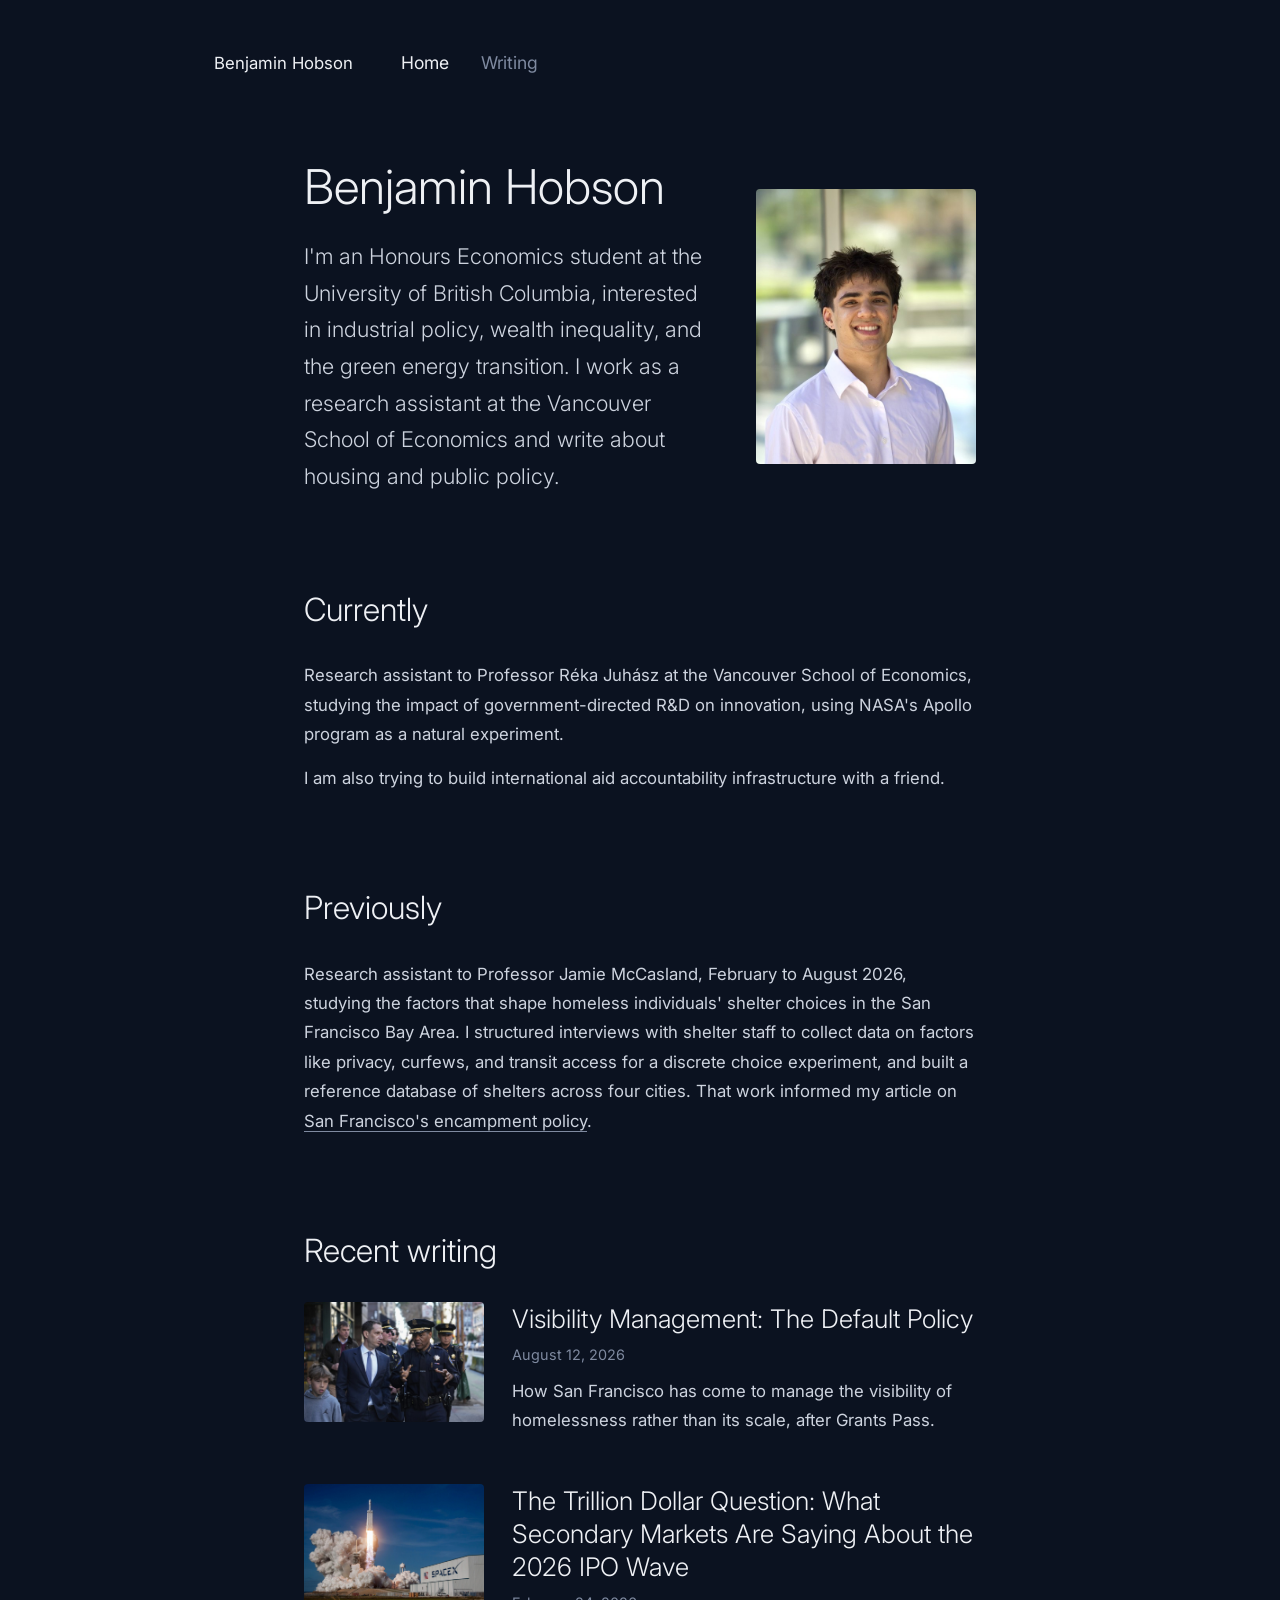
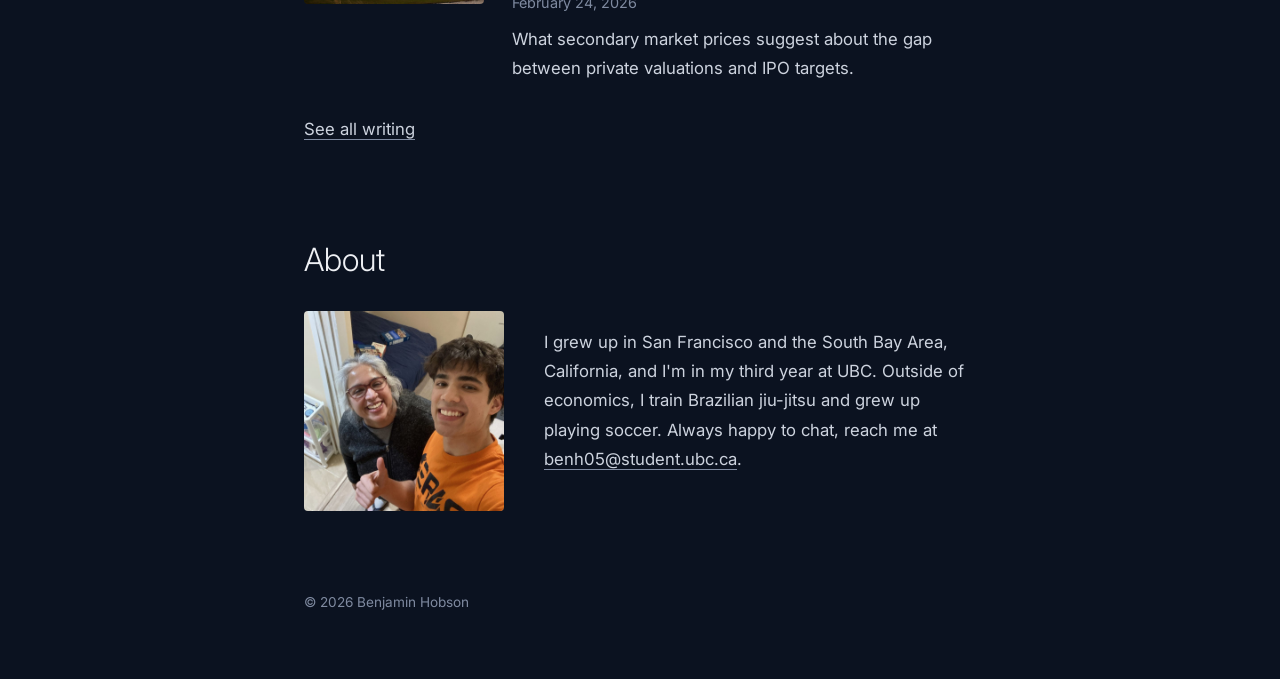
<file: index.html>
<!DOCTYPE html>
<html lang="en">
<head>
<meta charset="UTF-8">
<meta name="viewport" content="width=device-width, initial-scale=1">
<title>Benjamin Hobson</title>
<meta name="description" content="Benjamin Hobson, economics student at the University of British Columbia. Writing and research.">
<meta property="og:title" content="Benjamin Hobson">
<meta property="og:description" content="Benjamin Hobson, economics student at the University of British Columbia. Writing and research.">
<meta name="theme-color" content="#0b1220">
<link rel="preconnect" href="https://fonts.googleapis.com">
<link rel="preconnect" href="https://fonts.gstatic.com" crossorigin>
<link href="https://fonts.googleapis.com/css2?family=Inter:wght@300;400&display=swap" rel="stylesheet">
<link rel="icon" href="favicon.ico?v=2" sizes="any">
<link rel="icon" type="image/png" sizes="32x32" href="favicon-32x32.png?v=2">
<link rel="icon" type="image/png" sizes="16x16" href="favicon-16x16.png?v=2">
<link rel="apple-touch-icon" href="apple-touch-icon.png?v=2">
<link rel="stylesheet" href="style.css?v=5">
</head>
<body>
<header><div class="wrap"><a class="site" href="index.html">Benjamin Hobson</a><nav aria-label="Main"><a href="index.html" aria-current="page">Home</a><a href="writing.html">Writing</a></nav></div></header>
<main><div class="wrap">
<div class="intro">
<div>
<h1>Benjamin Hobson</h1>
<p class="lead">I'm an Honours Economics student at the University of British Columbia, interested in industrial policy, wealth inequality, and the green energy transition. I work as a research assistant at the Vancouver School of Economics and write about housing and public policy.</p>
</div>
<img class="headshot" src="headshot.jpg" alt="Benjamin Hobson" width="220" height="275">
</div>

<h2>Currently</h2>
<ul class="plain">
<li>Research assistant to Professor Réka Juhász at the Vancouver School of Economics, studying the impact of government-directed R&amp;D on innovation, using NASA's Apollo program as a natural experiment.</li>
<li>I am also trying to build international aid accountability infrastructure with a friend.</li>
</ul>

<h2>Previously</h2>
<p>Research assistant to Professor Jamie McCasland, February to August 2026, studying the factors that shape homeless individuals' shelter choices in the San Francisco Bay Area. I structured interviews with shelter staff to collect data on factors like privacy, curfews, and transit access for a discrete choice experiment, and built a reference database of shelters across four cities. That work informed my article on <a href="article4.html">San Francisco's encampment policy</a>.</p>

<h2>Recent writing</h2>
<div class="entry"><a class="thumb" href="article4.html" tabindex="-1" aria-hidden="true"><img src="lurieimage.jpeg" alt="" loading="lazy"></a><div><div class="title"><a href="article4.html">Visibility Management: The Default Policy</a></div><div class="meta">August 12, 2026</div><p class="desc">How San Francisco has come to manage the visibility of homelessness rather than its scale, after Grants Pass.</p></div></div>
<div class="entry"><a class="thumb" href="article2.html" tabindex="-1" aria-hidden="true"><img src="spacex.jpg" alt="" loading="lazy"></a><div><div class="title"><a href="article2.html">The Trillion Dollar Question: What Secondary Markets Are Saying About the 2026 IPO Wave</a></div><div class="meta">February 24, 2026</div><p class="desc">What secondary market prices suggest about the gap between private valuations and IPO targets.</p></div></div>
<p class="more"><a href="writing.html">See all writing</a></p>

<h2>About</h2>
<div class="about-card">
<img class="portrait" src="profile.jpg" alt="Benjamin Hobson" width="200" height="200" loading="lazy">
<div>
<p>I grew up in San Francisco and the South Bay Area, California, and I'm in my third year at UBC. Outside of economics, I train Brazilian jiu-jitsu and grew up playing soccer. Always happy to chat, reach me at <a href="mailto:benh05@student.ubc.ca">benh05@student.ubc.ca</a>.</p>
</div>
</div>
</div></main>
<footer><div class="wrap">&copy; 2026 Benjamin Hobson</div></footer>
</body>
</html>
</file>
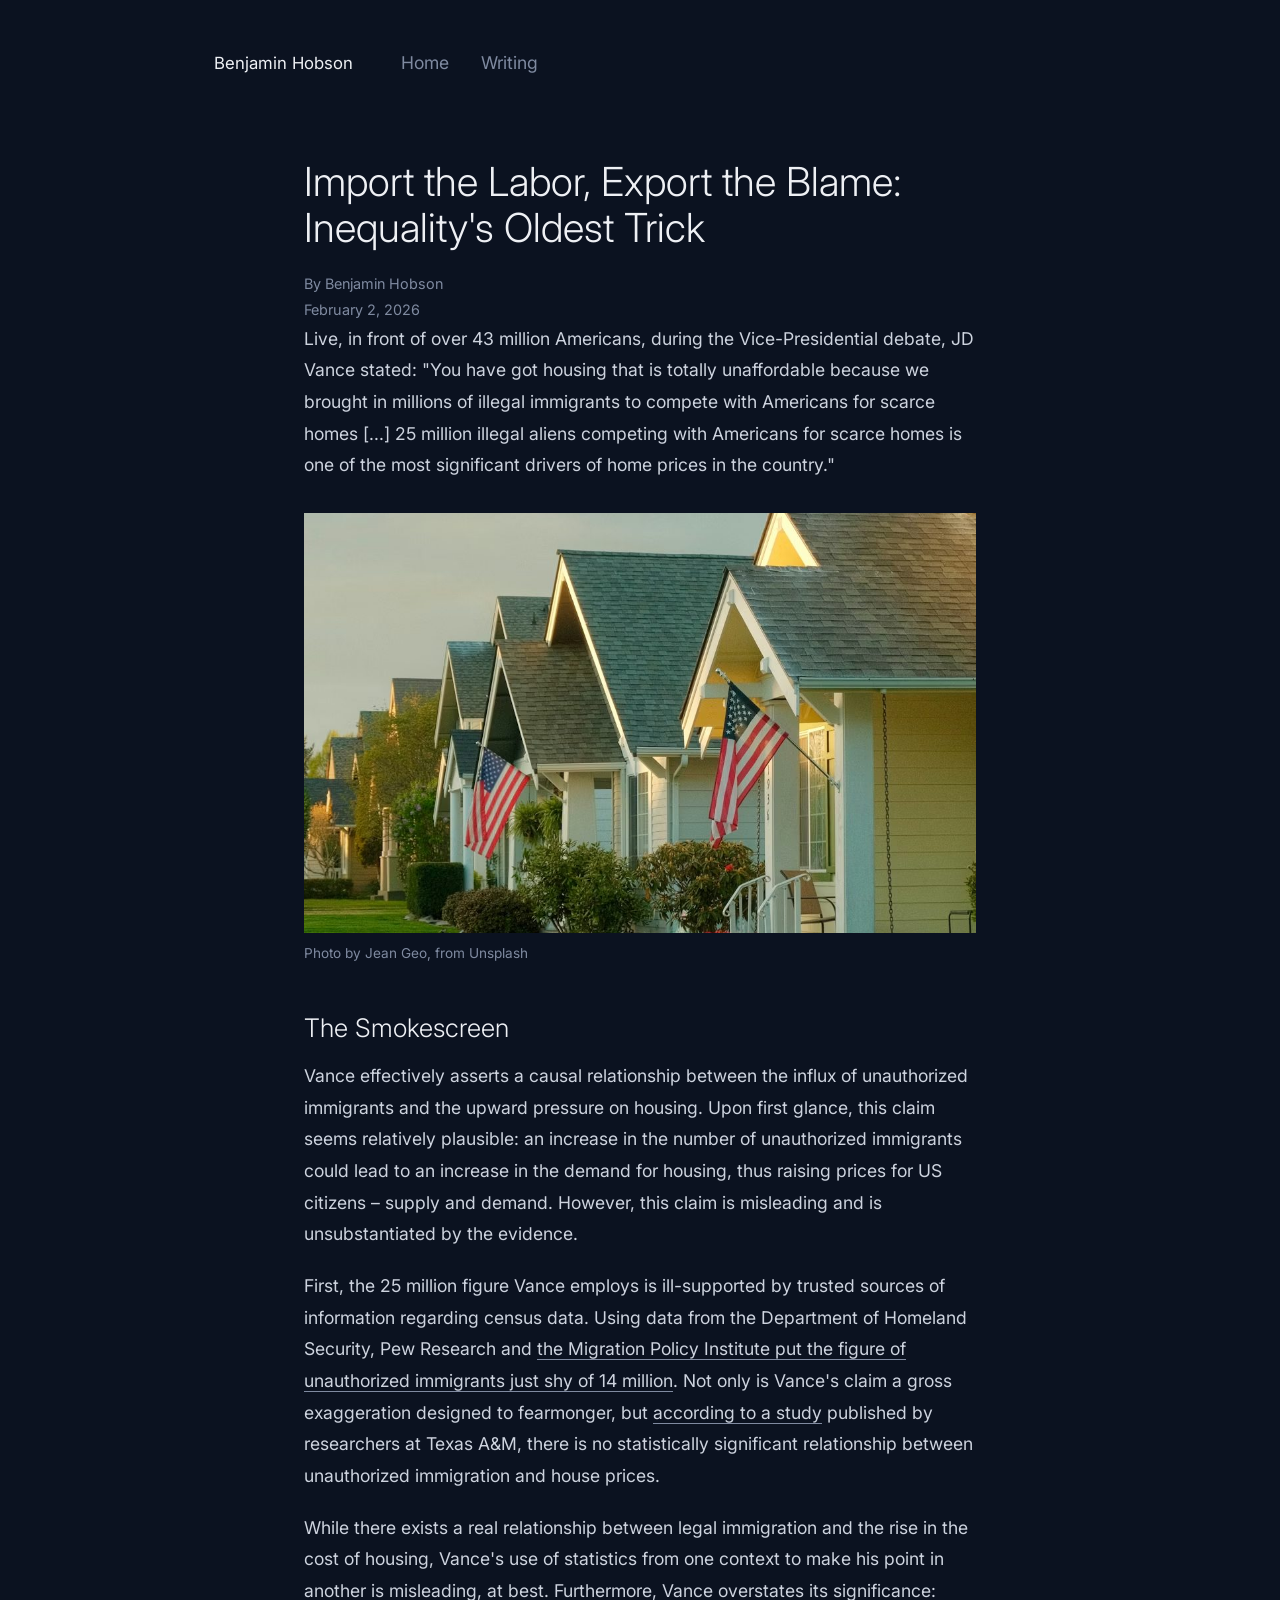
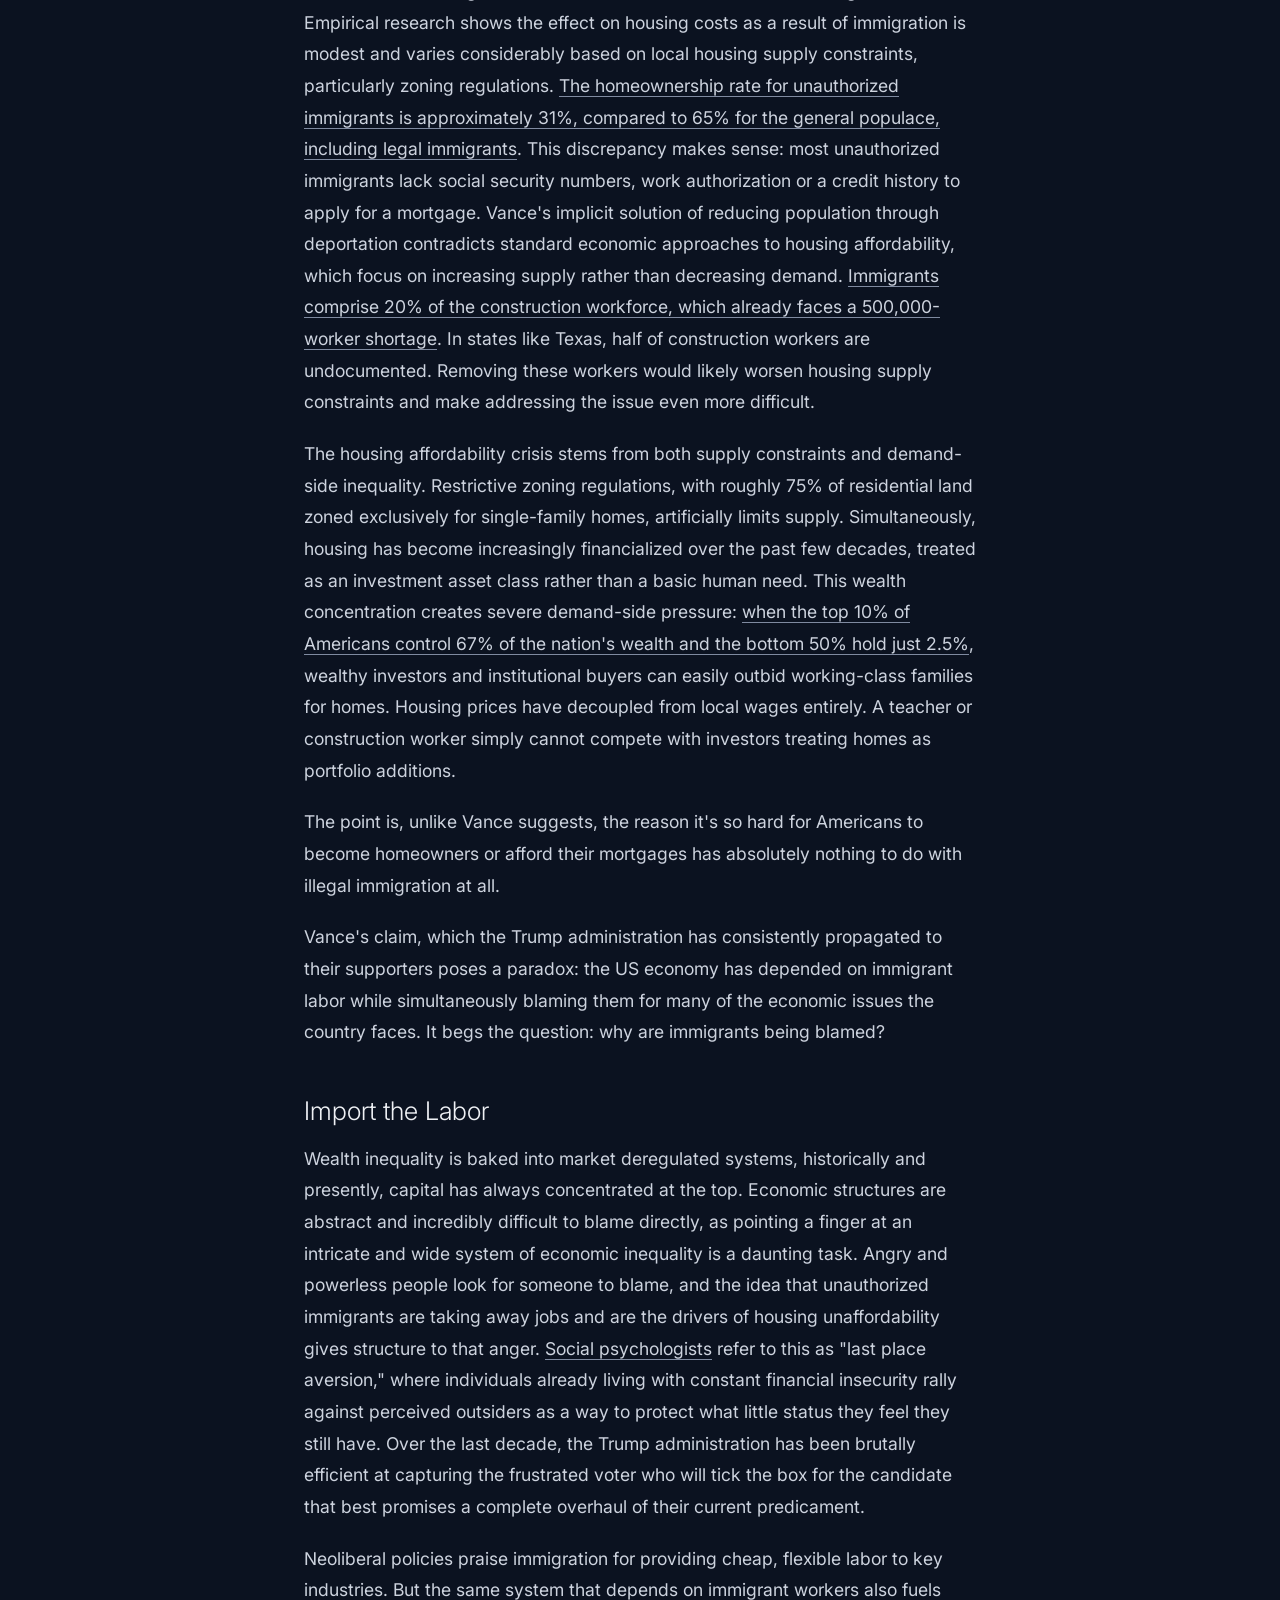
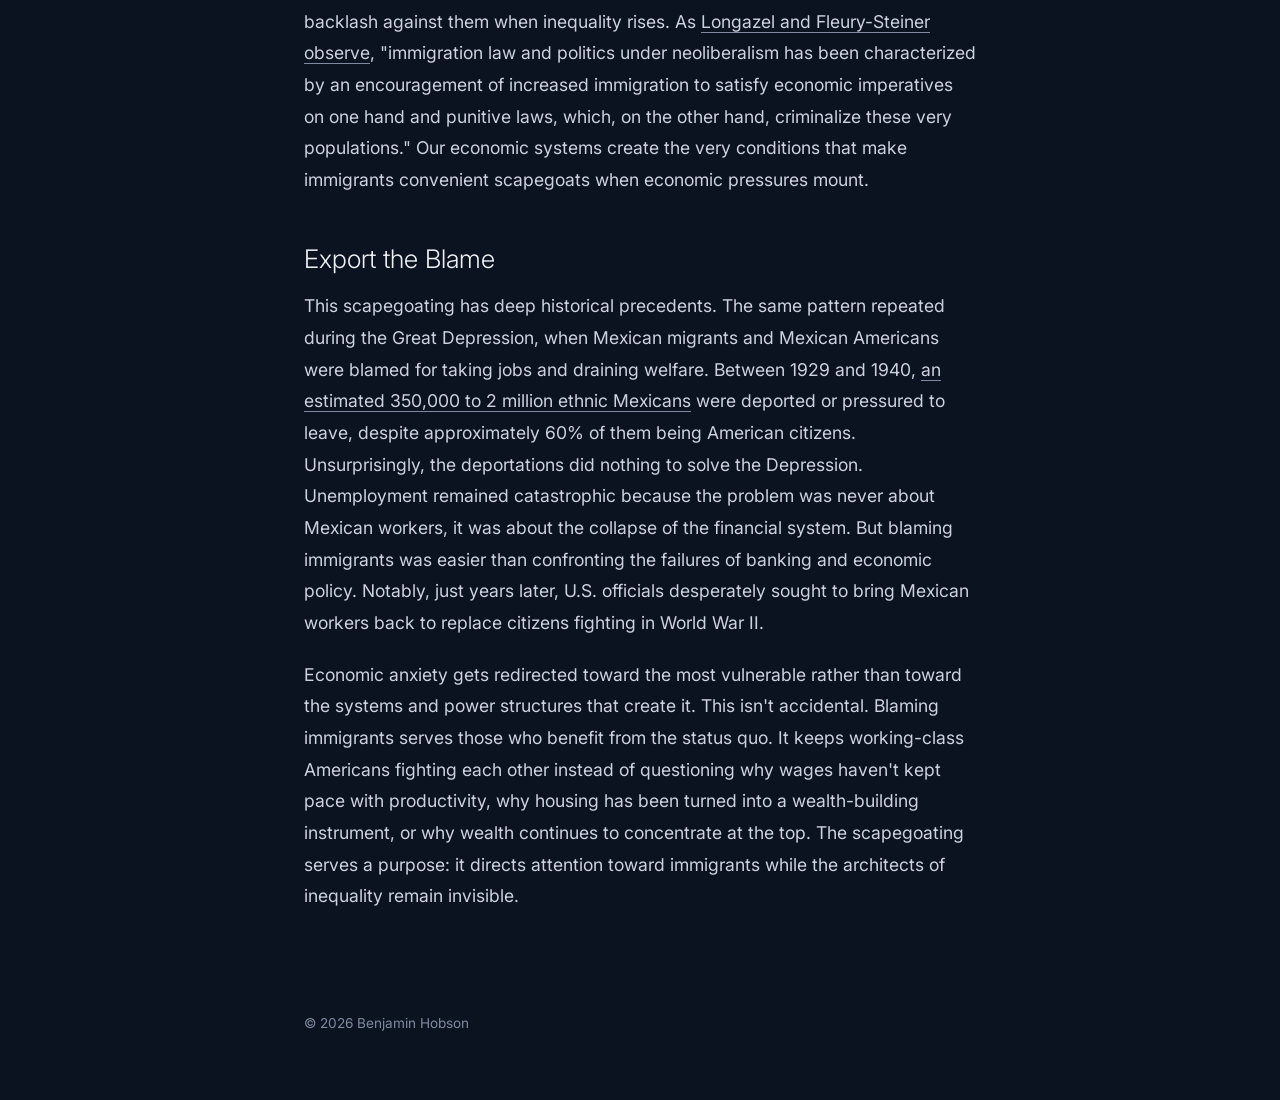
<file: article1.html>
<!DOCTYPE html>
<html lang="en">
<head>
<meta charset="UTF-8">
<meta name="viewport" content="width=device-width, initial-scale=1">
<title>Import the Labor, Export the Blame: Inequality's Oldest Trick | Benjamin Hobson</title>
<meta name="description" content="Import the Labor, Export the Blame: Inequality's Oldest Trick. By Benjamin Hobson.">
<meta property="og:title" content="Import the Labor, Export the Blame: Inequality's Oldest Trick | Benjamin Hobson">
<meta property="og:description" content="Import the Labor, Export the Blame: Inequality's Oldest Trick. By Benjamin Hobson.">
<meta name="theme-color" content="#0b1220">
<link rel="preconnect" href="https://fonts.googleapis.com">
<link rel="preconnect" href="https://fonts.gstatic.com" crossorigin>
<link href="https://fonts.googleapis.com/css2?family=Inter:wght@300;400&display=swap" rel="stylesheet">
<link rel="icon" href="favicon.ico?v=2" sizes="any">
<link rel="icon" type="image/png" sizes="32x32" href="favicon-32x32.png?v=2">
<link rel="icon" type="image/png" sizes="16x16" href="favicon-16x16.png?v=2">
<link rel="apple-touch-icon" href="apple-touch-icon.png?v=2">
<link rel="stylesheet" href="style.css?v=5">
</head>
<body>
<header><div class="wrap"><a class="site" href="index.html">Benjamin Hobson</a><nav aria-label="Main"><a href="index.html">Home</a><a href="writing.html">Writing</a></nav></div></header>
<main><div class="wrap">
<article class="post">
<h1>Import the Labor, Export the Blame: Inequality's Oldest Trick</h1>
<p class="byline">By Benjamin Hobson</p>
<p class="byline">February 2, 2026</p>

            

            <p>Live, in front of over 43 million Americans, during the Vice-Presidential debate, JD Vance stated: "You have got housing that is totally unaffordable because we brought in millions of illegal immigrants to compete with Americans for scarce homes [...] 25 million illegal aliens competing with Americans for scarce homes is one of the most significant drivers of home prices in the country."</p>

            <img src="housing-image.jpg" alt="Row of suburban homes with American flags" class="article-image">
            <p class="caption">Photo by Jean Geo, from Unsplash</p>

            <div class="body">
                <h2>The Smokescreen</h2>

                <p>Vance effectively asserts a causal relationship between the influx of unauthorized immigrants and the upward pressure on housing. Upon first glance, this claim seems relatively plausible: an increase in the number of unauthorized immigrants could lead to an increase in the demand for housing, thus raising prices for US citizens – supply and demand. However, this claim is misleading and is unsubstantiated by the evidence.</p>

                <p>First, the 25 million figure Vance employs is ill-supported by trusted sources of information regarding census data. Using data from the Department of Homeland Security, Pew Research and <a href="https://www.migrationpolicy.org/data/unauthorized-immigrant-population/state/US" target="_blank" rel="noopener">the Migration Policy Institute put the figure of unauthorized immigrants just shy of 14 million</a>. Not only is Vance's claim a gross exaggeration designed to fearmonger, but <a href="https://www.sciencedirect.com/science/article/pii/S1544612325001503#sec4" target="_blank" rel="noopener">according to a study</a> published by researchers at Texas A&M, there is no statistically significant relationship between unauthorized immigration and house prices.</p>

                <p>While there exists a real relationship between legal immigration and the rise in the cost of housing, Vance's use of statistics from one context to make his point in another is misleading, at best. Furthermore, Vance overstates its significance: Empirical research shows the effect on housing costs as a result of immigration is modest and varies considerably based on local housing supply constraints, particularly zoning regulations. <a href="https://www.migrationpolicy.org/data/unauthorized-immigrant-population/state/US" target="_blank" rel="noopener">The homeownership rate for unauthorized immigrants is approximately 31%, compared to 65% for the general populace, including legal immigrants</a>. This discrepancy makes sense: most unauthorized immigrants lack social security numbers, work authorization or a credit history to apply for a mortgage. Vance's implicit solution of reducing population through deportation contradicts standard economic approaches to housing affordability, which focus on increasing supply rather than decreasing demand. <a href="https://limos.engin.umich.edu/deitabase/2024/05/28/undocumented-construction-workers-us/" target="_blank" rel="noopener">Immigrants comprise 20% of the construction workforce, which already faces a 500,000-worker shortage</a>. In states like Texas, half of construction workers are undocumented. Removing these workers would likely worsen housing supply constraints and make addressing the issue even more difficult.</p>

                <p>The housing affordability crisis stems from both supply constraints and demand-side inequality. Restrictive zoning regulations, with roughly 75% of residential land zoned exclusively for single-family homes, artificially limits supply. Simultaneously, housing has become increasingly financialized over the past few decades, treated as an investment asset class rather than a basic human need. This wealth concentration creates severe demand-side pressure: <a href="https://www.federalreserve.gov/releases/z1/dataviz/dfa/distribute/table/#quarter:143;series:Net%20worth;demographic:networth;population:all;units:shares" target="_blank" rel="noopener">when the top 10% of Americans control 67% of the nation's wealth and the bottom 50% hold just 2.5%</a>, wealthy investors and institutional buyers can easily outbid working-class families for homes. Housing prices have decoupled from local wages entirely. A teacher or construction worker simply cannot compete with investors treating homes as portfolio additions.</p>

                <p>The point is, unlike Vance suggests, the reason it's so hard for Americans to become homeowners or afford their mortgages has absolutely nothing to do with illegal immigration at all.</p>

                <p>Vance's claim, which the Trump administration has consistently propagated to their supporters poses a paradox: the US economy has depended on immigrant labor while simultaneously blaming them for many of the economic issues the country faces. It begs the question: why are immigrants being blamed?</p>

                <h2>Import the Labor</h2>

                <p>Wealth inequality is baked into market deregulated systems, historically and presently, capital has always concentrated at the top. Economic structures are abstract and incredibly difficult to blame directly, as pointing a finger at an intricate and wide system of economic inequality is a daunting task. Angry and powerless people look for someone to blame, and the idea that unauthorized immigrants are taking away jobs and are the drivers of housing unaffordability gives structure to that anger. <a href="https://www.nber.org/system/files/working_papers/w17234/w17234.pdf" target="_blank" rel="noopener">Social psychologists</a> refer to this as "last place aversion," where individuals already living with constant financial insecurity rally against perceived outsiders as a way to protect what little status they feel they still have. Over the last decade, the Trump administration has been brutally efficient at capturing the frustrated voter who will tick the box for the candidate that best promises a complete overhaul of their current predicament.</p>

                <p>Neoliberal policies praise immigration for providing cheap, flexible labor to key industries. But the same system that depends on immigrant workers also fuels backlash against them when inequality rises. As <a href="https://www.researchgate.net/publication/258192314_Beware_of_notarios_Neoliberal_governance_of_immigrants_as_crime_victims" target="_blank" rel="noopener">Longazel and Fleury-Steiner observe</a>, "immigration law and politics under neoliberalism has been characterized by an encouragement of increased immigration to satisfy economic imperatives on one hand and punitive laws, which, on the other hand, criminalize these very populations." Our economic systems create the very conditions that make immigrants convenient scapegoats when economic pressures mount.</p>

                <h2>Export the Blame</h2>

                <p>This scapegoating has deep historical precedents. The same pattern repeated during the Great Depression, when Mexican migrants and Mexican Americans were blamed for taking jobs and draining welfare. Between 1929 and 1940, <a href="https://history.stanford.edu/news/1930s-repatriation-mexicans-ana-minian" target="_blank" rel="noopener">an estimated 350,000 to 2 million ethnic Mexicans</a> were deported or pressured to leave, despite approximately 60% of them being American citizens. Unsurprisingly, the deportations did nothing to solve the Depression. Unemployment remained catastrophic because the problem was never about Mexican workers, it was about the collapse of the financial system. But blaming immigrants was easier than confronting the failures of banking and economic policy. Notably, just years later, U.S. officials desperately sought to bring Mexican workers back to replace citizens fighting in World War II.</p>

                <p>Economic anxiety gets redirected toward the most vulnerable rather than toward the systems and power structures that create it. This isn't accidental. Blaming immigrants serves those who benefit from the status quo. It keeps working-class Americans fighting each other instead of questioning why wages haven't kept pace with productivity, why housing has been turned into a wealth-building instrument, or why wealth continues to concentrate at the top. The scapegoating serves a purpose: it directs attention toward immigrants while the architects of inequality remain invisible.</p>
            </div>
        
</article>
</div></main>
<footer><div class="wrap">&copy; 2026 Benjamin Hobson</div></footer>
</body>
</html>
</file>
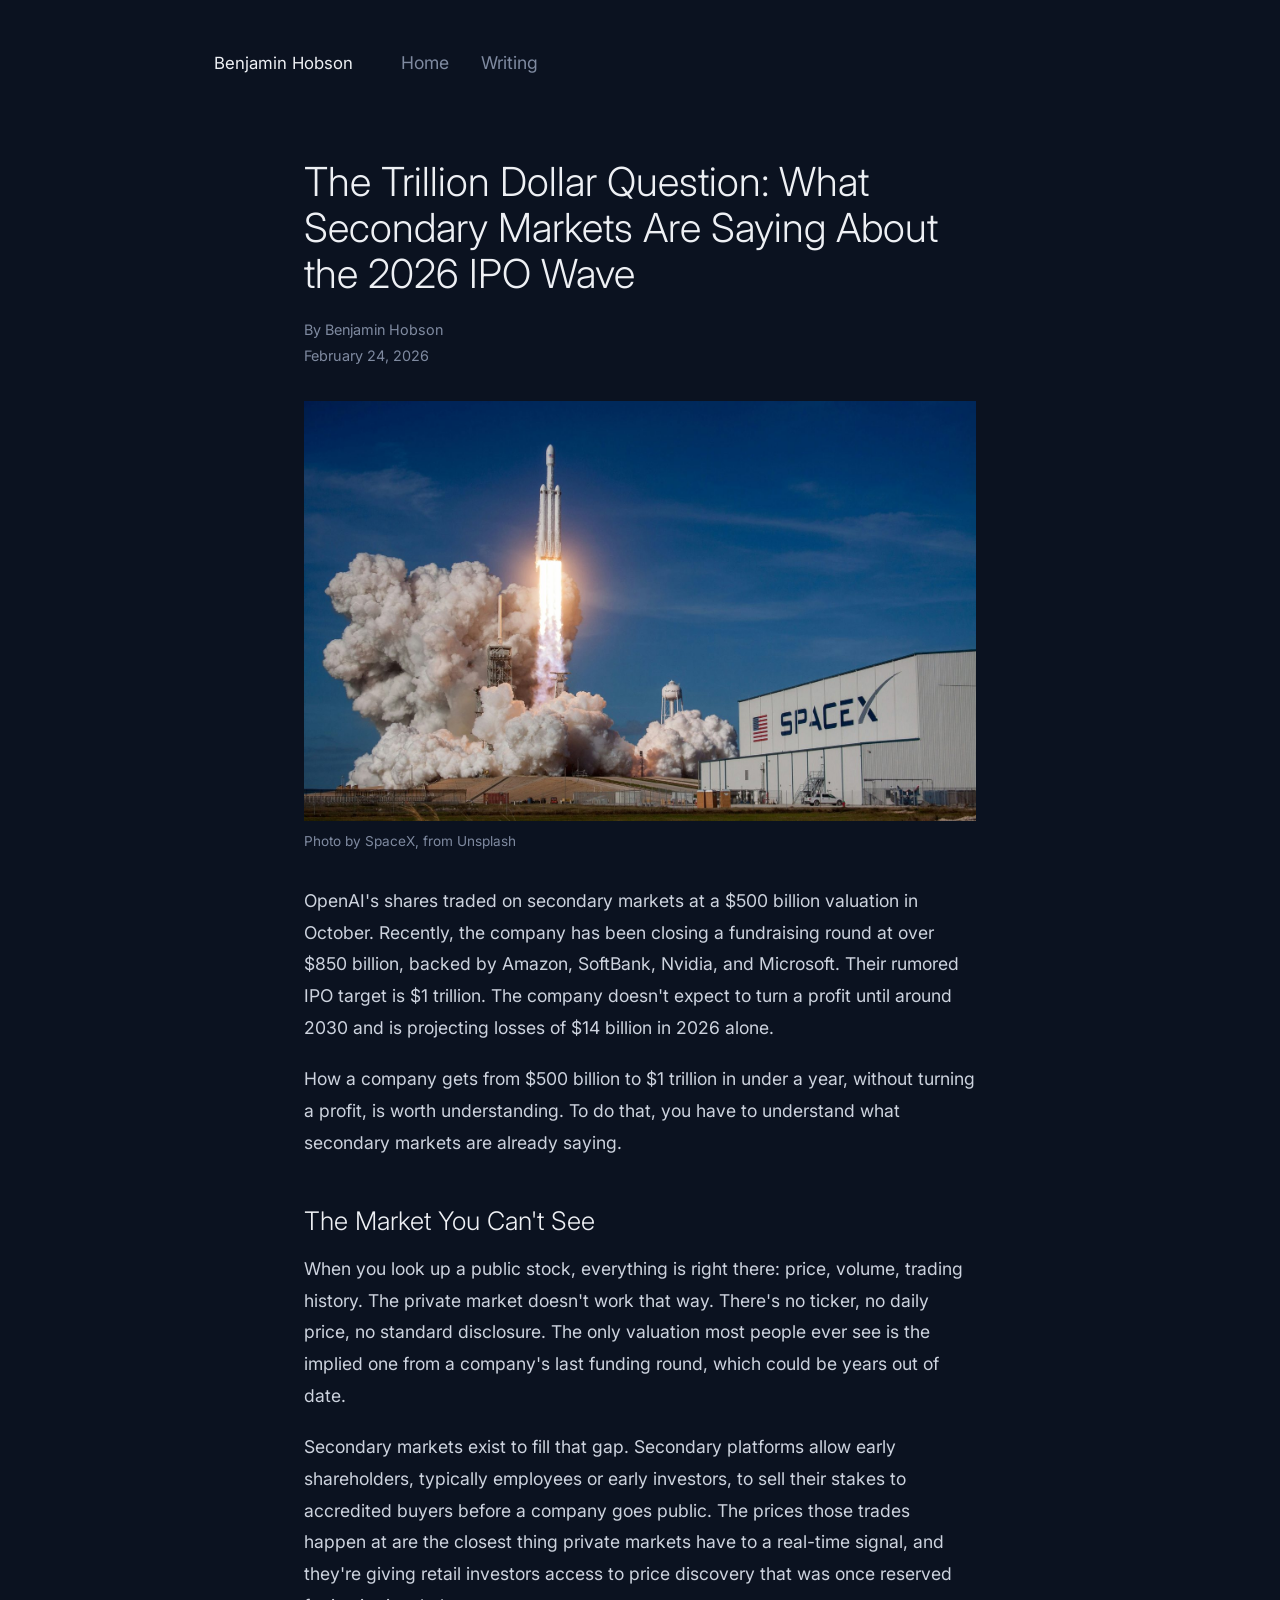
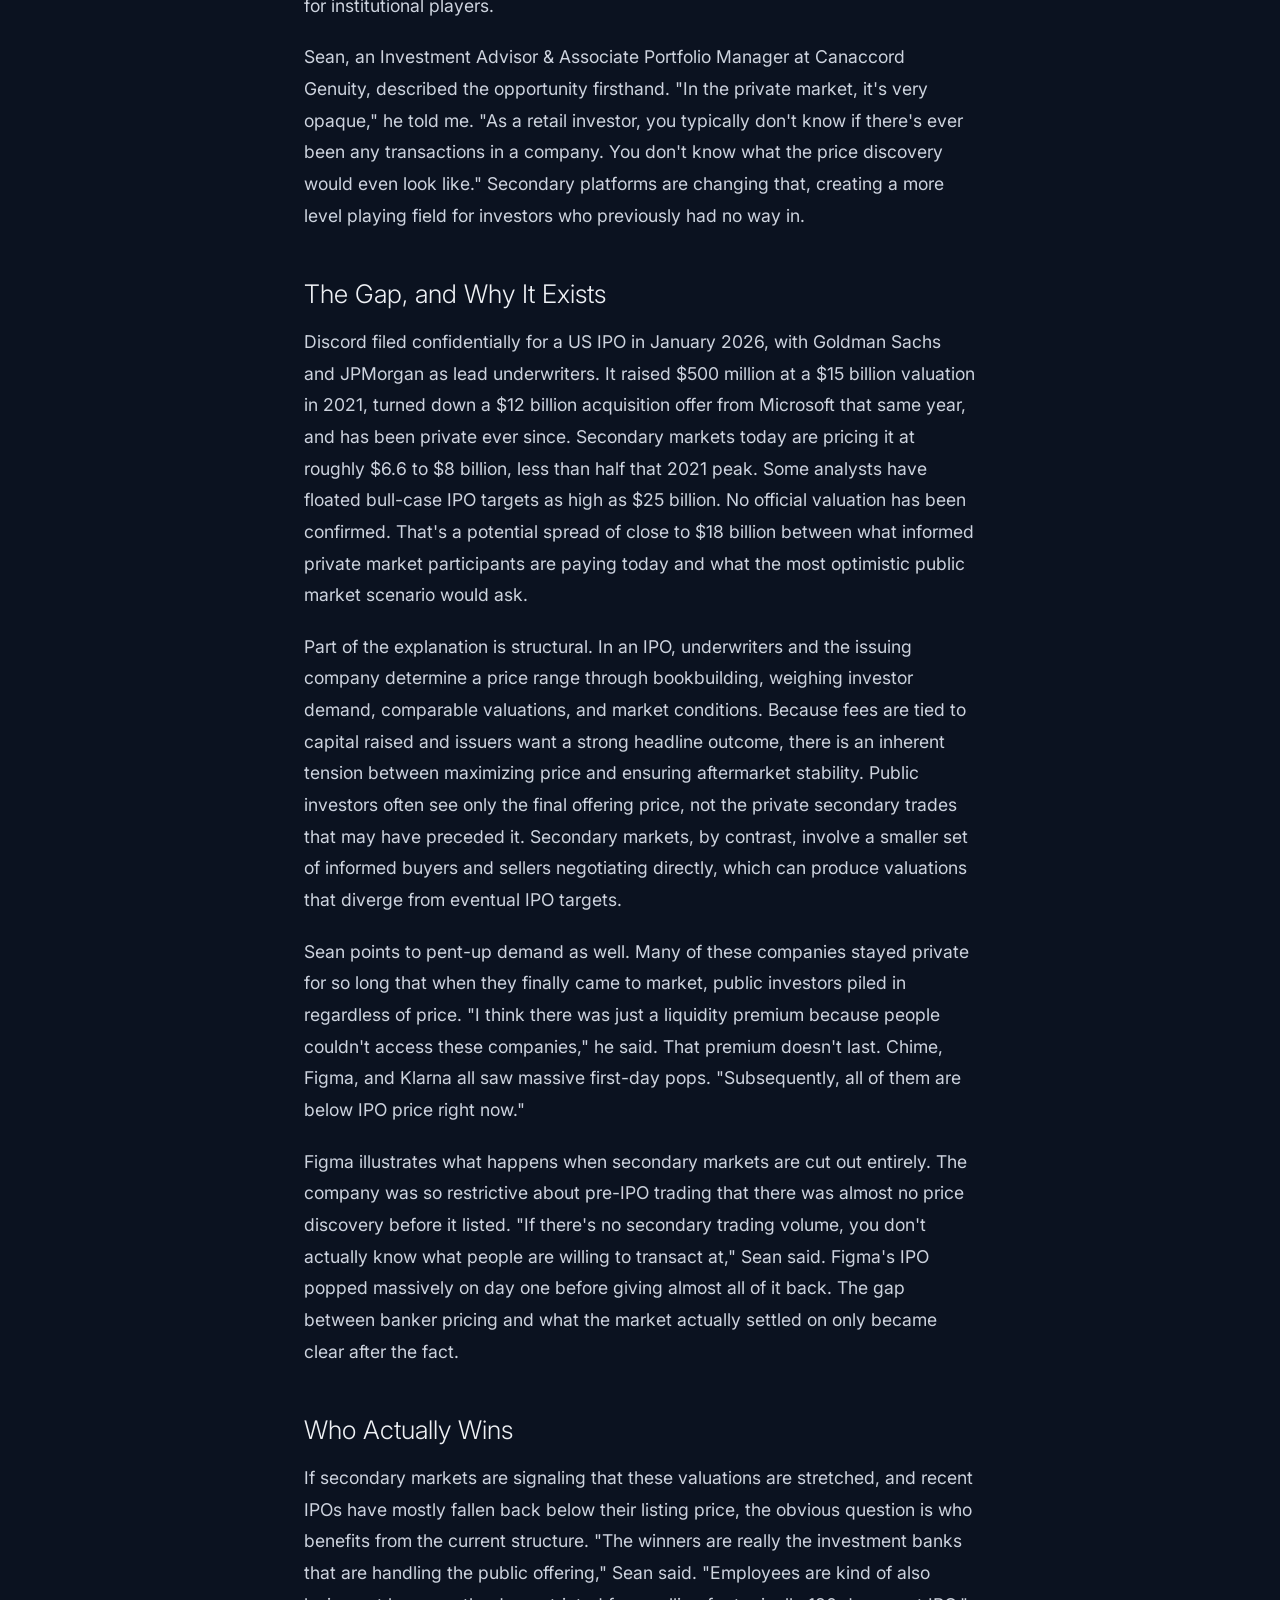
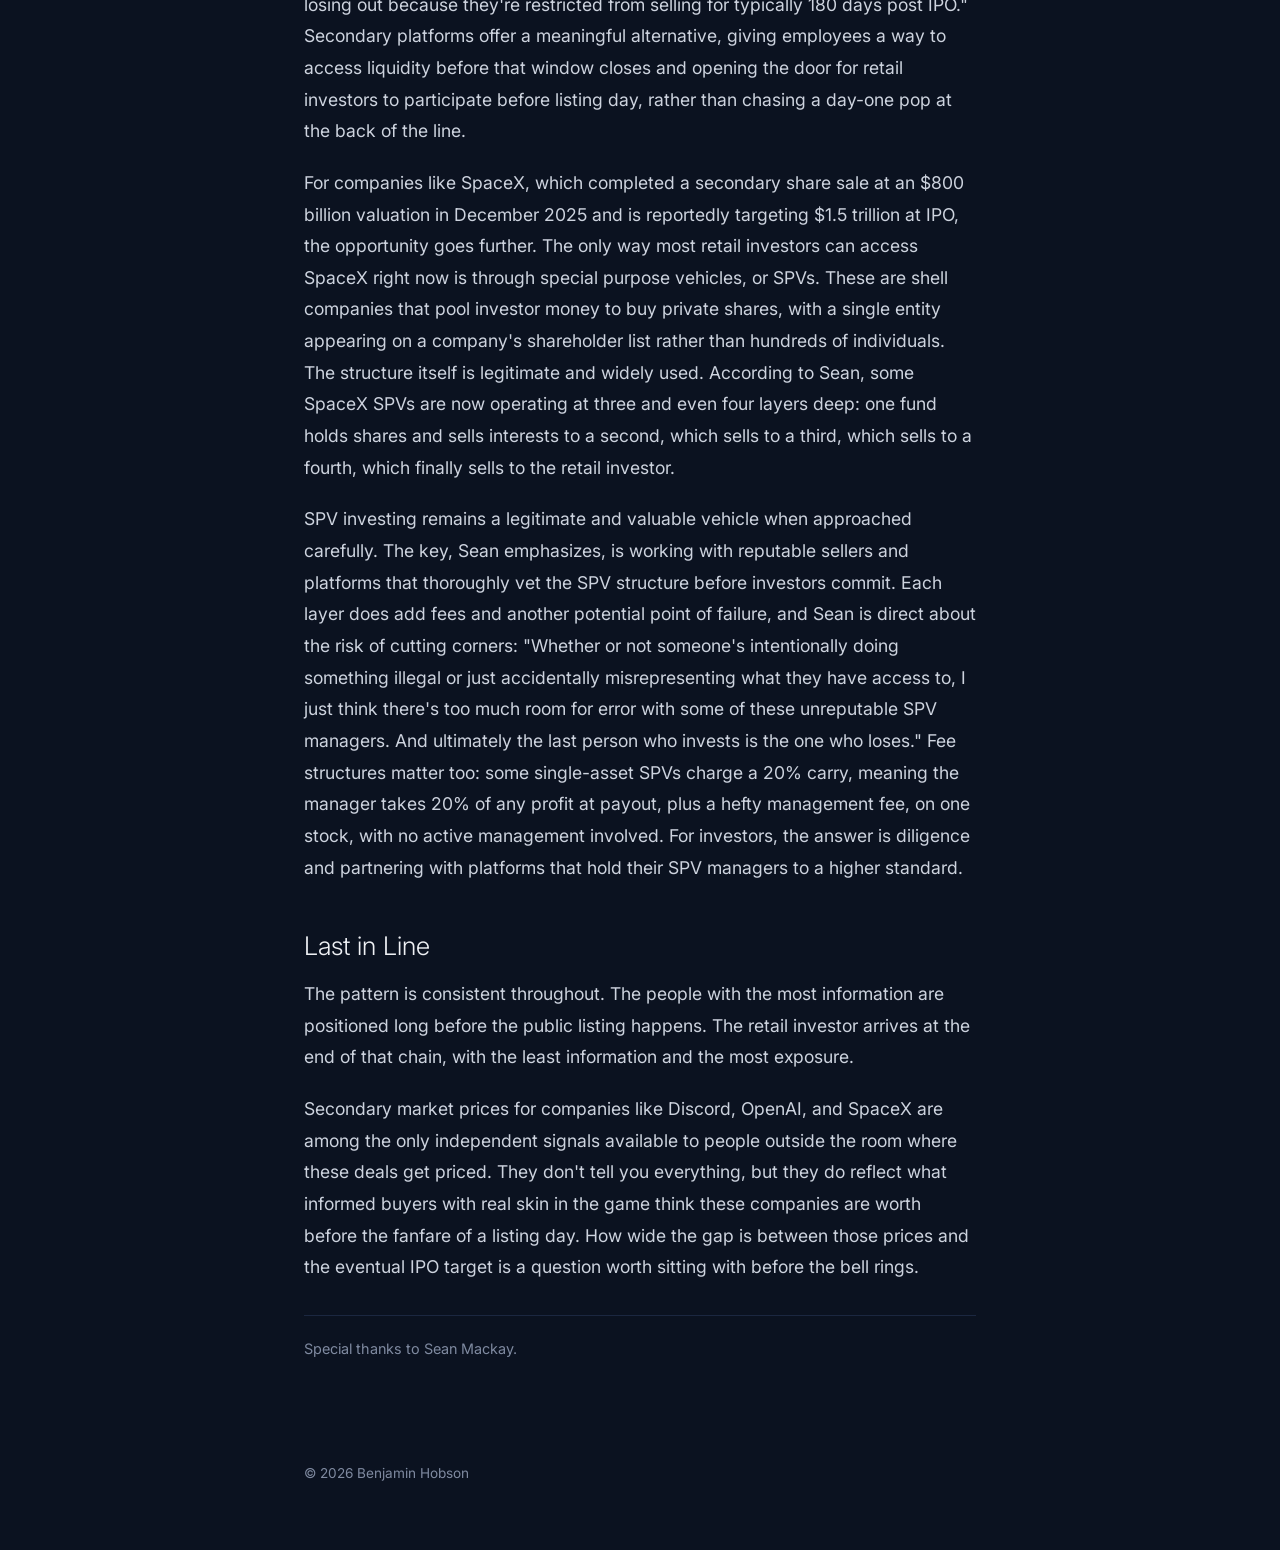
<file: article2.html>
<!DOCTYPE html>
<html lang="en">
<head>
<meta charset="UTF-8">
<meta name="viewport" content="width=device-width, initial-scale=1">
<title>The Trillion Dollar Question: What Secondary Markets Are Saying About the 2026 IPO Wave | Benjamin Hobson</title>
<meta name="description" content="The Trillion Dollar Question: What Secondary Markets Are Saying About the 2026 IPO Wave. By Benjamin Hobson.">
<meta property="og:title" content="The Trillion Dollar Question: What Secondary Markets Are Saying About the 2026 IPO Wave | Benjamin Hobson">
<meta property="og:description" content="The Trillion Dollar Question: What Secondary Markets Are Saying About the 2026 IPO Wave. By Benjamin Hobson.">
<meta name="theme-color" content="#0b1220">
<link rel="preconnect" href="https://fonts.googleapis.com">
<link rel="preconnect" href="https://fonts.gstatic.com" crossorigin>
<link href="https://fonts.googleapis.com/css2?family=Inter:wght@300;400&display=swap" rel="stylesheet">
<link rel="icon" href="favicon.ico?v=2" sizes="any">
<link rel="icon" type="image/png" sizes="32x32" href="favicon-32x32.png?v=2">
<link rel="icon" type="image/png" sizes="16x16" href="favicon-16x16.png?v=2">
<link rel="apple-touch-icon" href="apple-touch-icon.png?v=2">
<link rel="stylesheet" href="style.css?v=5">
</head>
<body>
<header><div class="wrap"><a class="site" href="index.html">Benjamin Hobson</a><nav aria-label="Main"><a href="index.html">Home</a><a href="writing.html">Writing</a></nav></div></header>
<main><div class="wrap">
<article class="post">
<h1>The Trillion Dollar Question: What Secondary Markets Are Saying About the 2026 IPO Wave</h1>
<p class="byline">By Benjamin Hobson</p>
<p class="byline">February 24, 2026</p>

            

            <img src="spacex.jpg" alt="SpaceX rocket launch" class="article-image">
            <p class="caption">Photo by SpaceX, from Unsplash</p>

            <div class="body">

                <p>OpenAI's shares traded on secondary markets at a $500 billion valuation in October. Recently, the company has been closing a fundraising round at over $850 billion, backed by Amazon, SoftBank, Nvidia, and Microsoft. Their rumored IPO target is $1 trillion. The company doesn't expect to turn a profit until around 2030 and is projecting losses of $14 billion in 2026 alone.</p>

                <p>How a company gets from $500 billion to $1 trillion in under a year, without turning a profit, is worth understanding. To do that, you have to understand what secondary markets are already saying.</p>

                <h2>The Market You Can't See</h2>

                <p>When you look up a public stock, everything is right there: price, volume, trading history. The private market doesn't work that way. There's no ticker, no daily price, no standard disclosure. The only valuation most people ever see is the implied one from a company's last funding round, which could be years out of date.</p>

                <p>Secondary markets exist to fill that gap. Secondary platforms allow early shareholders, typically employees or early investors, to sell their stakes to accredited buyers before a company goes public. The prices those trades happen at are the closest thing private markets have to a real-time signal, and they're giving retail investors access to price discovery that was once reserved for institutional players.</p>

                <p>Sean, an Investment Advisor &amp; Associate Portfolio Manager at Canaccord Genuity, described the opportunity firsthand. "In the private market, it's very opaque," he told me. "As a retail investor, you typically don't know if there's ever been any transactions in a company. You don't know what the price discovery would even look like." Secondary platforms are changing that, creating a more level playing field for investors who previously had no way in.</p>

                <h2>The Gap, and Why It Exists</h2>

                <p>Discord filed confidentially for a US IPO in January 2026, with Goldman Sachs and JPMorgan as lead underwriters. It raised $500 million at a $15 billion valuation in 2021, turned down a $12 billion acquisition offer from Microsoft that same year, and has been private ever since. Secondary markets today are pricing it at roughly $6.6 to $8 billion, less than half that 2021 peak. Some analysts have floated bull-case IPO targets as high as $25 billion. No official valuation has been confirmed. That's a potential spread of close to $18 billion between what informed private market participants are paying today and what the most optimistic public market scenario would ask.</p>

                <p>Part of the explanation is structural. In an IPO, underwriters and the issuing company determine a price range through bookbuilding, weighing investor demand, comparable valuations, and market conditions. Because fees are tied to capital raised and issuers want a strong headline outcome, there is an inherent tension between maximizing price and ensuring aftermarket stability. Public investors often see only the final offering price, not the private secondary trades that may have preceded it. Secondary markets, by contrast, involve a smaller set of informed buyers and sellers negotiating directly, which can produce valuations that diverge from eventual IPO targets.</p>

                <p>Sean points to pent-up demand as well. Many of these companies stayed private for so long that when they finally came to market, public investors piled in regardless of price. "I think there was just a liquidity premium because people couldn't access these companies," he said. That premium doesn't last. Chime, Figma, and Klarna all saw massive first-day pops. "Subsequently, all of them are below IPO price right now."</p>

                <p>Figma illustrates what happens when secondary markets are cut out entirely. The company was so restrictive about pre-IPO trading that there was almost no price discovery before it listed. "If there's no secondary trading volume, you don't actually know what people are willing to transact at," Sean said. Figma's IPO popped massively on day one before giving almost all of it back. The gap between banker pricing and what the market actually settled on only became clear after the fact.</p>

                <h2>Who Actually Wins</h2>

                <p>If secondary markets are signaling that these valuations are stretched, and recent IPOs have mostly fallen back below their listing price, the obvious question is who benefits from the current structure. "The winners are really the investment banks that are handling the public offering," Sean said. "Employees are kind of also losing out because they're restricted from selling for typically 180 days post IPO." Secondary platforms offer a meaningful alternative, giving employees a way to access liquidity before that window closes and opening the door for retail investors to participate before listing day, rather than chasing a day-one pop at the back of the line.</p>

                <p>For companies like SpaceX, which completed a secondary share sale at an $800 billion valuation in December 2025 and is reportedly targeting $1.5 trillion at IPO, the opportunity goes further. The only way most retail investors can access SpaceX right now is through special purpose vehicles, or SPVs. These are shell companies that pool investor money to buy private shares, with a single entity appearing on a company's shareholder list rather than hundreds of individuals. The structure itself is legitimate and widely used. According to Sean, some SpaceX SPVs are now operating at three and even four layers deep: one fund holds shares and sells interests to a second, which sells to a third, which sells to a fourth, which finally sells to the retail investor.</p>

                <p>SPV investing remains a legitimate and valuable vehicle when approached carefully. The key, Sean emphasizes, is working with reputable sellers and platforms that thoroughly vet the SPV structure before investors commit. Each layer does add fees and another potential point of failure, and Sean is direct about the risk of cutting corners: "Whether or not someone's intentionally doing something illegal or just accidentally misrepresenting what they have access to, I just think there's too much room for error with some of these unreputable SPV managers. And ultimately the last person who invests is the one who loses." Fee structures matter too: some single-asset SPVs charge a 20% carry, meaning the manager takes 20% of any profit at payout, plus a hefty management fee, on one stock, with no active management involved. For investors, the answer is diligence and partnering with platforms that hold their SPV managers to a higher standard.</p>

                <h2>Last in Line</h2>

                <p>The pattern is consistent throughout. The people with the most information are positioned long before the public listing happens. The retail investor arrives at the end of that chain, with the least information and the most exposure.</p>

                <p>Secondary market prices for companies like Discord, OpenAI, and SpaceX are among the only independent signals available to people outside the room where these deals get priced. They don't tell you everything, but they do reflect what informed buyers with real skin in the game think these companies are worth before the fanfare of a listing day. How wide the gap is between those prices and the eventual IPO target is a question worth sitting with before the bell rings.</p>

                <p class="disclaimer">Special thanks to Sean Mackay.</p>
                
            </div>
        
</article>
</div></main>
<footer><div class="wrap">&copy; 2026 Benjamin Hobson</div></footer>
</body>
</html>
</file>
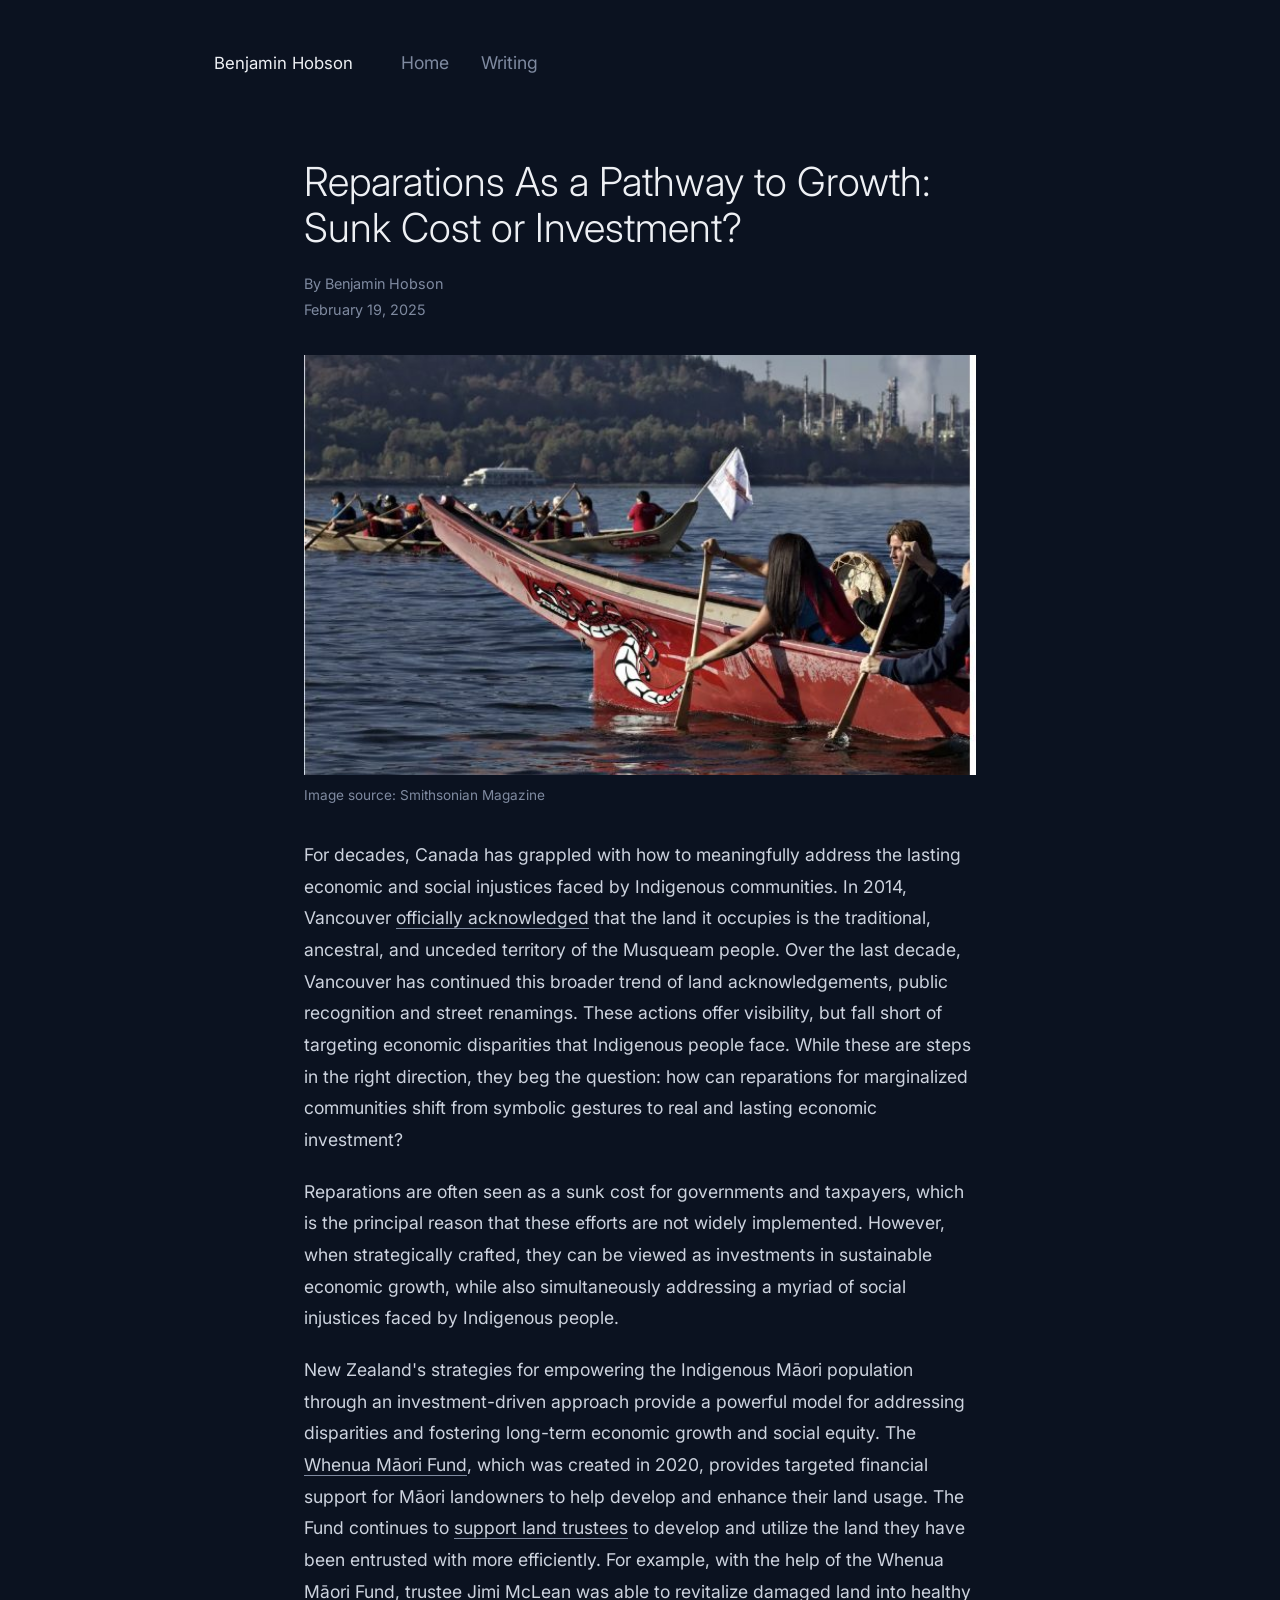
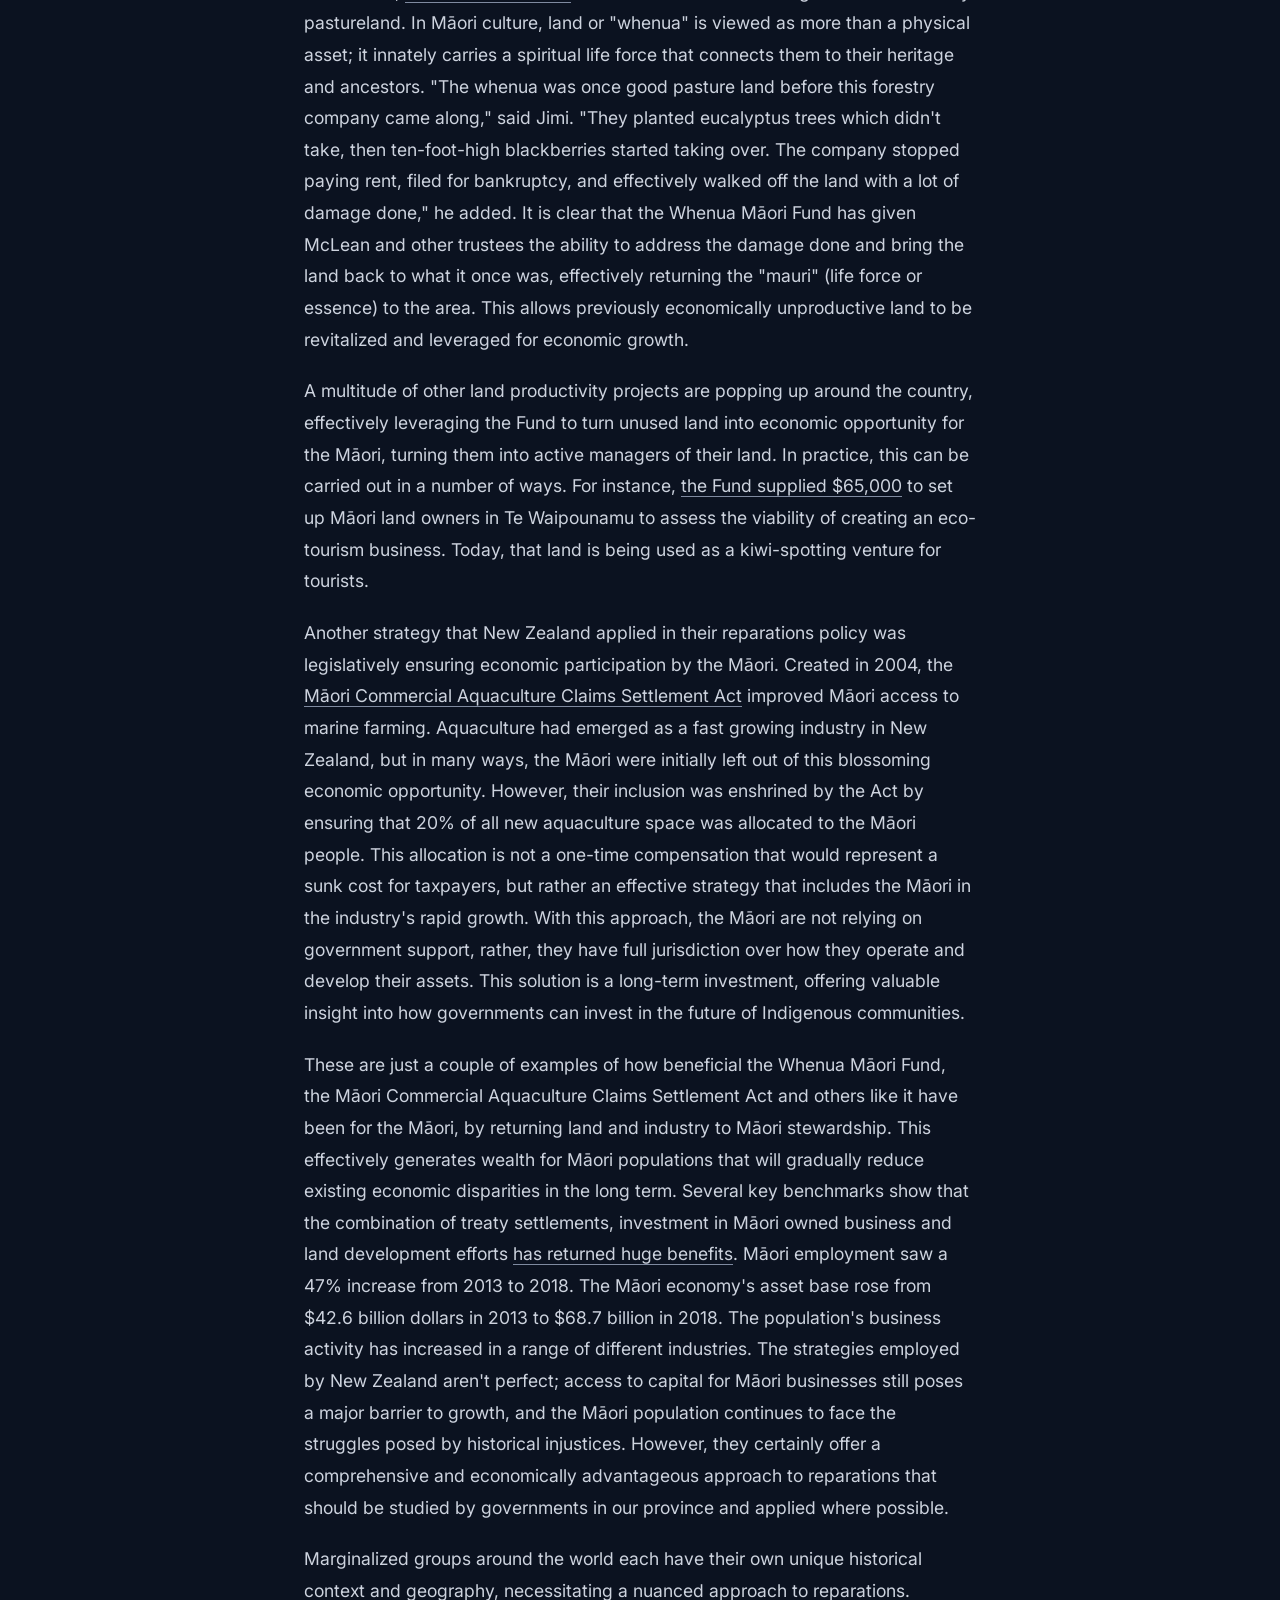
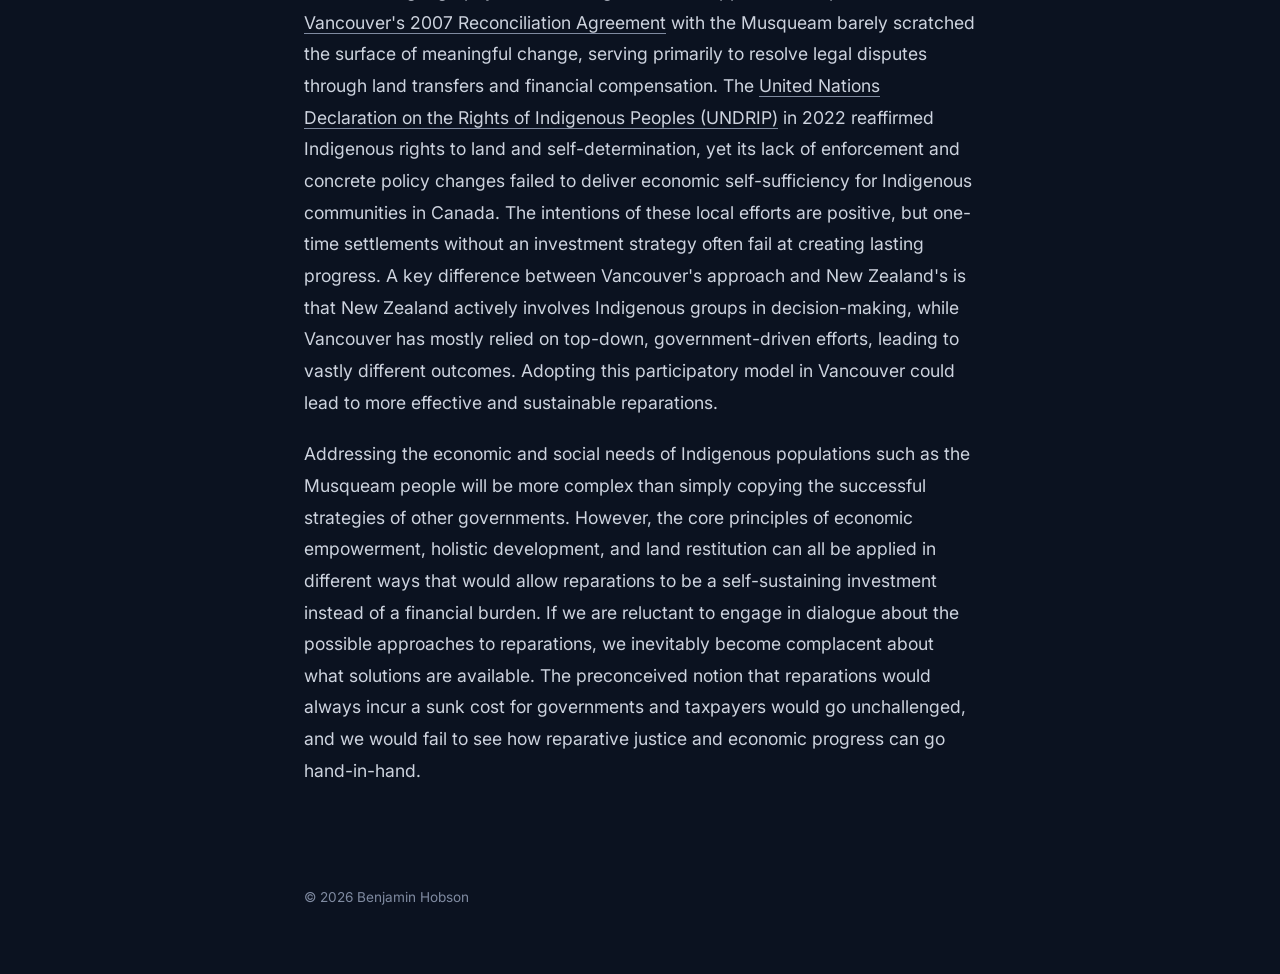
<file: article3.html>
<!DOCTYPE html>
<html lang="en">
<head>
<meta charset="UTF-8">
<meta name="viewport" content="width=device-width, initial-scale=1">
<title>Reparations As a Pathway to Growth: Sunk Cost or Investment? | Benjamin Hobson</title>
<meta name="description" content="Reparations As a Pathway to Growth: Sunk Cost or Investment?. By Benjamin Hobson.">
<meta property="og:title" content="Reparations As a Pathway to Growth: Sunk Cost or Investment? | Benjamin Hobson">
<meta property="og:description" content="Reparations As a Pathway to Growth: Sunk Cost or Investment?. By Benjamin Hobson.">
<meta name="theme-color" content="#0b1220">
<link rel="preconnect" href="https://fonts.googleapis.com">
<link rel="preconnect" href="https://fonts.gstatic.com" crossorigin>
<link href="https://fonts.googleapis.com/css2?family=Inter:wght@300;400&display=swap" rel="stylesheet">
<link rel="icon" href="favicon.ico?v=2" sizes="any">
<link rel="icon" type="image/png" sizes="32x32" href="favicon-32x32.png?v=2">
<link rel="icon" type="image/png" sizes="16x16" href="favicon-16x16.png?v=2">
<link rel="apple-touch-icon" href="apple-touch-icon.png?v=2">
<link rel="stylesheet" href="style.css?v=5">
</head>
<body>
<header><div class="wrap"><a class="site" href="index.html">Benjamin Hobson</a><nav aria-label="Main"><a href="index.html">Home</a><a href="writing.html">Writing</a></nav></div></header>
<main><div class="wrap">
<article class="post">
<h1>Reparations As a Pathway to Growth: Sunk Cost or Investment?</h1>
<p class="byline">By Benjamin Hobson</p>
<p class="byline">February 19, 2025</p>

            

            <img src="reparationspic.jpeg" alt="Unceded Musqueam territory acknowledgement" class="article-image">
            <p class="caption">Image source: Smithsonian Magazine</p>

            <div class="body">
                <p>For decades, Canada has grappled with how to meaningfully address the lasting economic and social injustices faced by Indigenous communities. In 2014, Vancouver <a href="https://vancouver.ca/people-programs/vancouvers-journey-towards-reconciliation.aspx" target="_blank" rel="noopener">officially acknowledged</a> that the land it occupies is the traditional, ancestral, and unceded territory of the Musqueam people. Over the last decade, Vancouver has continued this broader trend of land acknowledgements, public recognition and street renamings. These actions offer visibility, but fall short of targeting economic disparities that Indigenous people face. While these are steps in the right direction, they beg the question: how can reparations for marginalized communities shift from symbolic gestures to real and lasting economic investment?</p>

                <p>Reparations are often seen as a sunk cost for governments and taxpayers, which is the principal reason that these efforts are not widely implemented. However, when strategically crafted, they can be viewed as investments in sustainable economic growth, while also simultaneously addressing a myriad of social injustices faced by Indigenous people.</p>

                <p>New Zealand's strategies for empowering the Indigenous Māori population through an investment-driven approach provide a powerful model for addressing disparities and fostering long-term economic growth and social equity. The <a href="https://www.tpk.govt.nz/en/nga-putea-me-nga-ratonga/whenua-maori/whenua-maori-fund" target="_blank" rel="noopener">Whenua Māori Fund</a>, which was created in 2020, provides targeted financial support for Māori landowners to help develop and enhance their land usage. The Fund continues to <a href="https://communitylaw.org.nz/community-law-manual/test/methods-of-managing-maori-land-trusts-incorporations-and-reservations/maori-land-trusts/" target="_blank" rel="noopener">support land trustees</a> to develop and utilize the land they have been entrusted with more efficiently. For example, with the help of the Whenua Māori Fund, <a href="https://www.tpk.govt.nz/mi/mo-te-puni-kokiri/our-stories-and-media/restoring-the-mauri-to-diseased-whenua" target="_blank" rel="noopener">trustee Jimi McLean</a> was able to revitalize damaged land into healthy pastureland. In Māori culture, land or "whenua" is viewed as more than a physical asset; it innately carries a spiritual life force that connects them to their heritage and ancestors. "The whenua was once good pasture land before this forestry company came along," said Jimi. "They planted eucalyptus trees which didn't take, then ten-foot-high blackberries started taking over. The company stopped paying rent, filed for bankruptcy, and effectively walked off the land with a lot of damage done," he added. It is clear that the Whenua Māori Fund has given McLean and other trustees the ability to address the damage done and bring the land back to what it once was, effectively returning the "mauri" (life force or essence) to the area. This allows previously economically unproductive land to be revitalized and leveraged for economic growth.</p>

                <p>A multitude of other land productivity projects are popping up around the country, effectively leveraging the Fund to turn unused land into economic opportunity for the Māori, turning them into active managers of their land. In practice, this can be carried out in a number of ways. For instance, <a href="https://www.tpk.govt.nz/en/mo-te-puni-kokiri/our-stories-and-media/whenua-maori-fund-2017" target="_blank" rel="noopener">the Fund supplied $65,000</a> to set up Māori land owners in Te Waipounamu to assess the viability of creating an eco-tourism business. Today, that land is being used as a kiwi-spotting venture for tourists.</p>

                <p>Another strategy that New Zealand applied in their reparations policy was legislatively ensuring economic participation by the Māori. Created in 2004, the <a href="https://www.legislation.govt.nz/act/public/2004/0107/latest/DLM324349.html" target="_blank" rel="noopener">Māori Commercial Aquaculture Claims Settlement Act</a> improved Māori access to marine farming. Aquaculture had emerged as a fast growing industry in New Zealand, but in many ways, the Māori were initially left out of this blossoming economic opportunity. However, their inclusion was enshrined by the Act by ensuring that 20% of all new aquaculture space was allocated to the Māori people. This allocation is not a one-time compensation that would represent a sunk cost for taxpayers, but rather an effective strategy that includes the Māori in the industry's rapid growth. With this approach, the Māori are not relying on government support, rather, they have full jurisdiction over how they operate and develop their assets. This solution is a long-term investment, offering valuable insight into how governments can invest in the future of Indigenous communities.</p>

                <p>These are just a couple of examples of how beneficial the Whenua Māori Fund, the Māori Commercial Aquaculture Claims Settlement Act and others like it have been for the Māori, by returning land and industry to Māori stewardship. This effectively generates wealth for Māori populations that will gradually reduce existing economic disparities in the long term. Several key benchmarks show that the combination of treaty settlements, investment in Māori owned business and land development efforts <a href="https://www.mbie.govt.nz/business-and-employment/economic-development/te-ohanga-maori-the-maori-economy/te-ohanga-maori-the-maori-economy-reports" target="_blank" rel="noopener">has returned huge benefits</a>. Māori employment saw a 47% increase from 2013 to 2018. The Māori economy's asset base rose from $42.6 billion dollars in 2013 to $68.7 billion in 2018. The population's business activity has increased in a range of different industries. The strategies employed by New Zealand aren't perfect; access to capital for Māori businesses still poses a major barrier to growth, and the Māori population continues to face the struggles posed by historical injustices. However, they certainly offer a comprehensive and economically advantageous approach to reparations that should be studied by governments in our province and applied where possible.</p>

                <p>Marginalized groups around the world each have their own unique historical context and geography, necessitating a nuanced approach to reparations. <a href="https://archive.news.gov.bc.ca/releases/news_releases_2005-2009/2007otp0173-001447.htm" target="_blank" rel="noopener">Vancouver's 2007 Reconciliation Agreement</a> with the Musqueam barely scratched the surface of meaningful change, serving primarily to resolve legal disputes through land transfers and financial compensation. The <a href="https://www.justice.gc.ca/eng/declaration/index.html" target="_blank" rel="noopener">United Nations Declaration on the Rights of Indigenous Peoples (UNDRIP)</a> in 2022 reaffirmed Indigenous rights to land and self-determination, yet its lack of enforcement and concrete policy changes failed to deliver economic self-sufficiency for Indigenous communities in Canada. The intentions of these local efforts are positive, but one-time settlements without an investment strategy often fail at creating lasting progress. A key difference between Vancouver's approach and New Zealand's is that New Zealand actively involves Indigenous groups in decision-making, while Vancouver has mostly relied on top-down, government-driven efforts, leading to vastly different outcomes. Adopting this participatory model in Vancouver could lead to more effective and sustainable reparations.</p>

                <p>Addressing the economic and social needs of Indigenous populations such as the Musqueam people will be more complex than simply copying the successful strategies of other governments. However, the core principles of economic empowerment, holistic development, and land restitution can all be applied in different ways that would allow reparations to be a self-sustaining investment instead of a financial burden. If we are reluctant to engage in dialogue about the possible approaches to reparations, we inevitably become complacent about what solutions are available. The preconceived notion that reparations would always incur a sunk cost for governments and taxpayers would go unchallenged, and we would fail to see how reparative justice and economic progress can go hand-in-hand.</p>
            </div>
        
</article>
</div></main>
<footer><div class="wrap">&copy; 2026 Benjamin Hobson</div></footer>
</body>
</html>
</file>
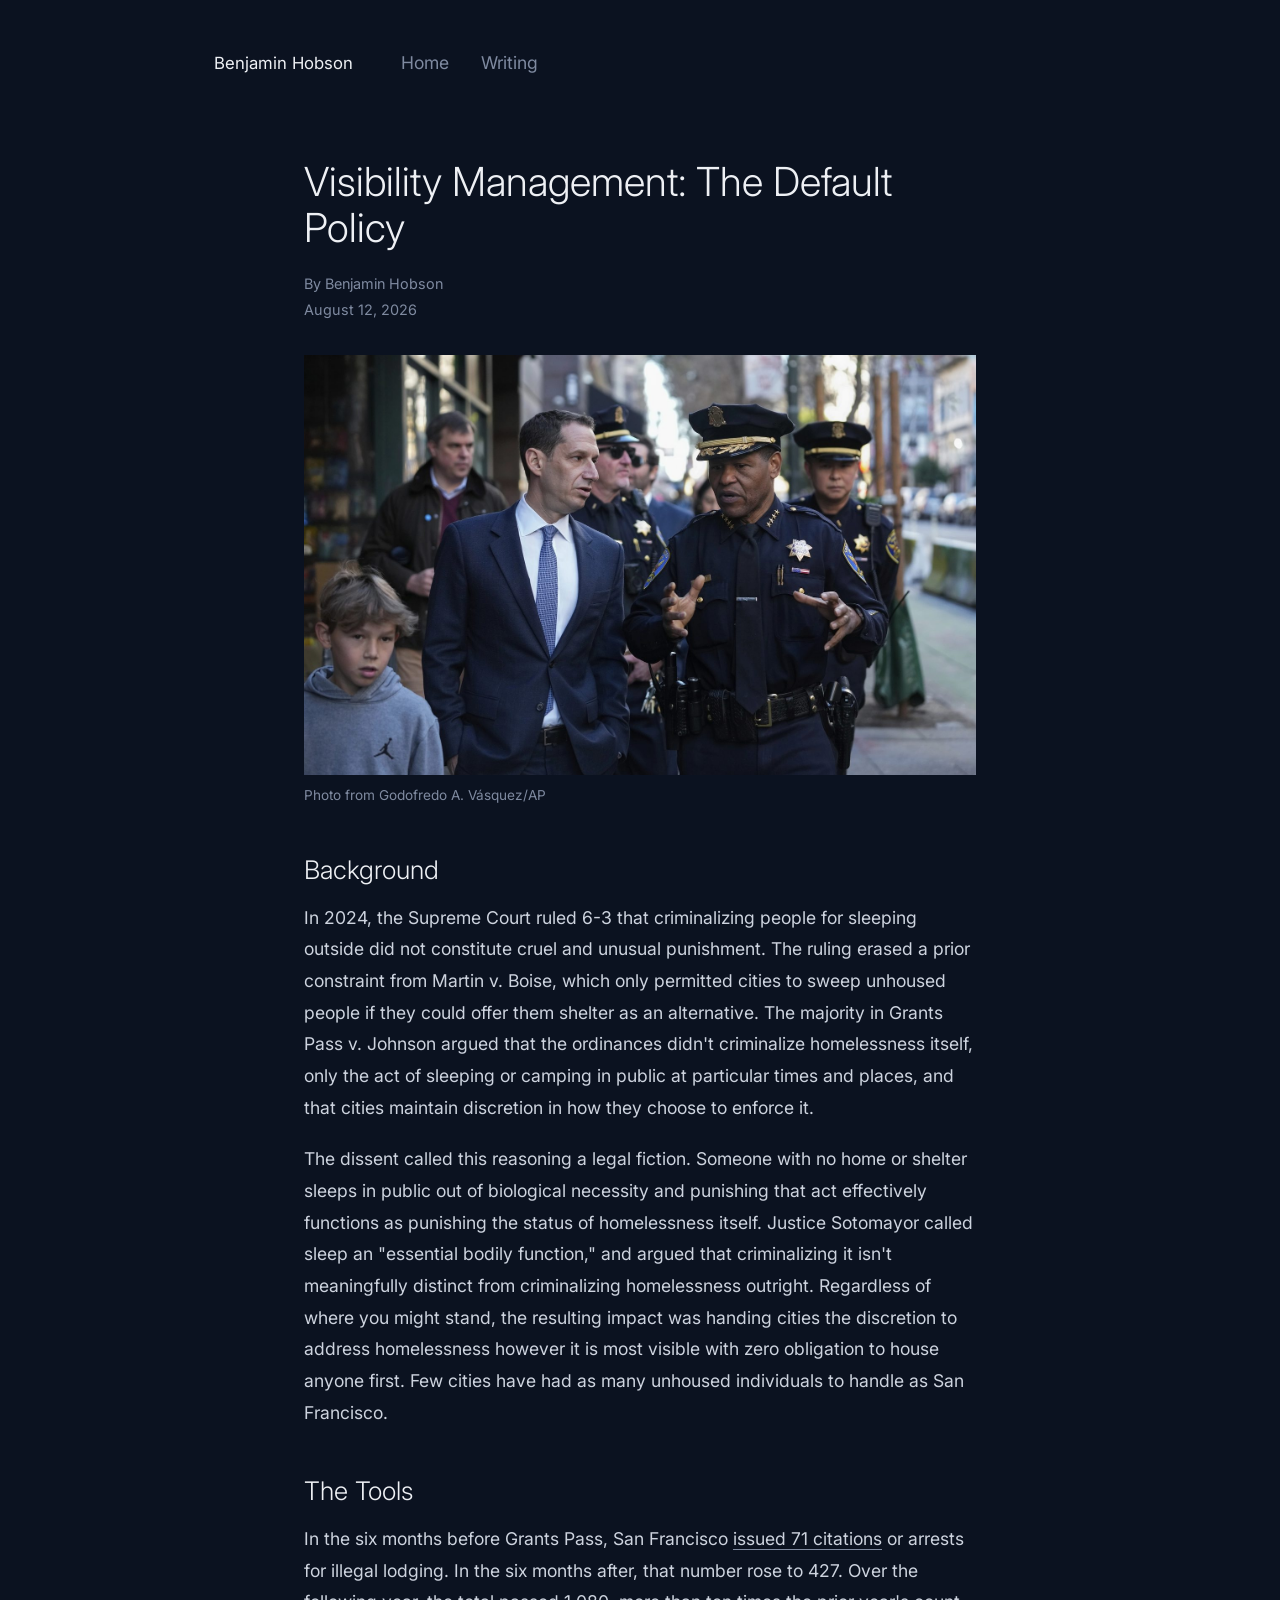
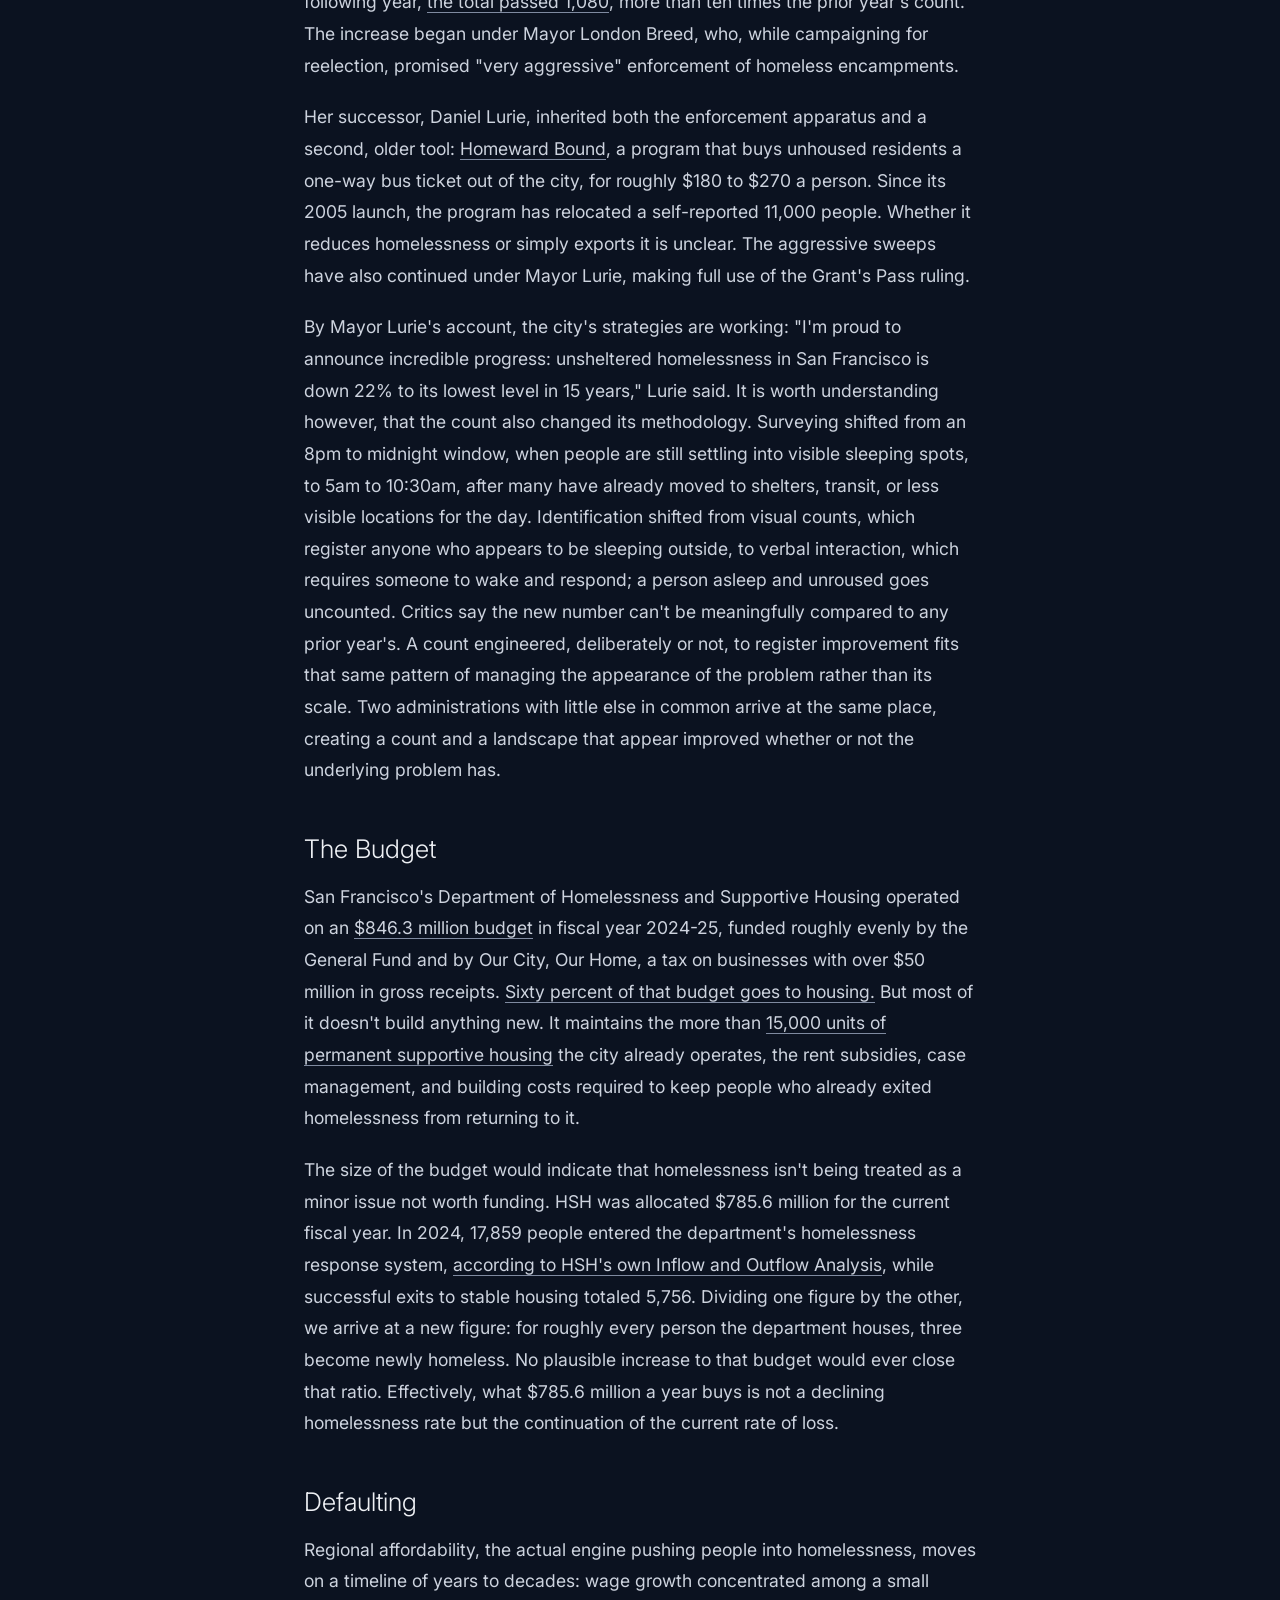
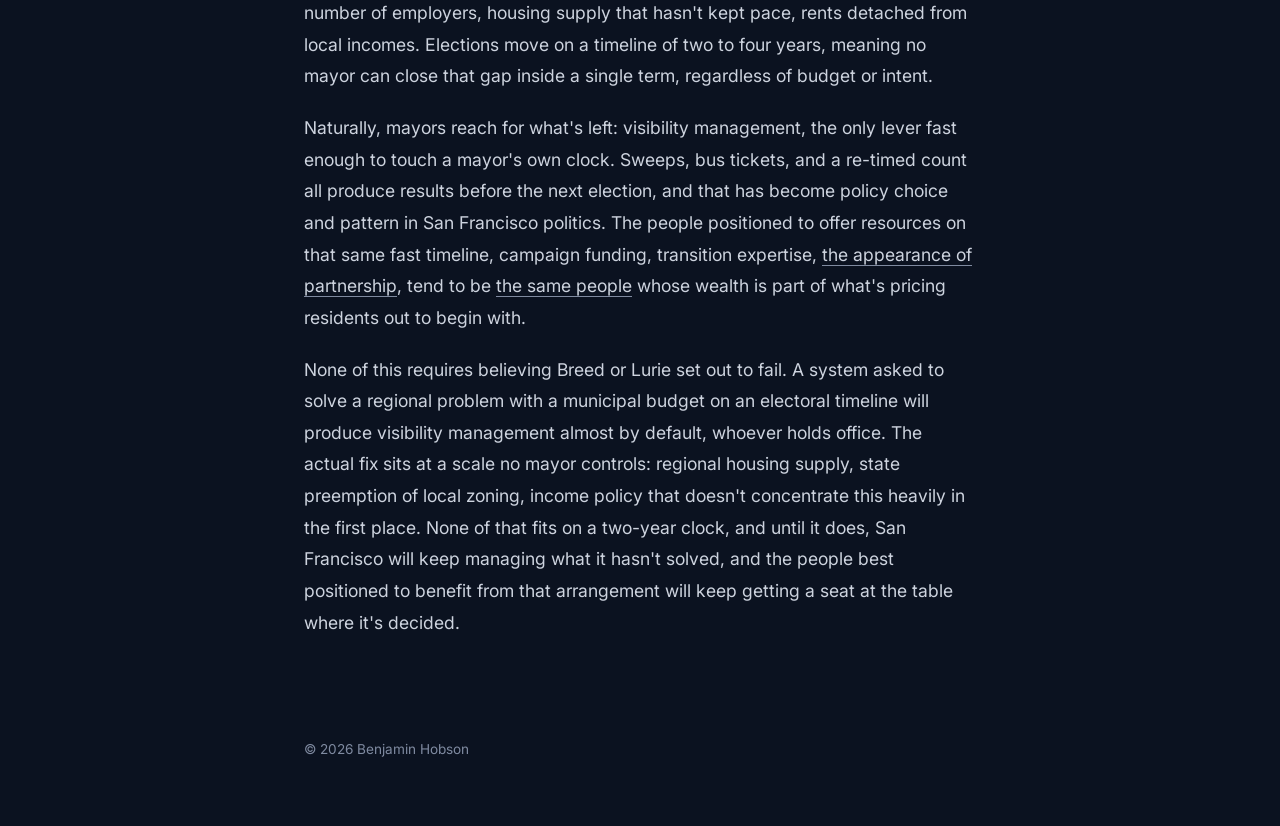
<file: article4.html>
<!DOCTYPE html>
<html lang="en">
<head>
<meta charset="UTF-8">
<meta name="viewport" content="width=device-width, initial-scale=1">
<title>Visibility Management: The Default Policy | Benjamin Hobson</title>
<meta name="description" content="Visibility Management: The Default Policy. By Benjamin Hobson.">
<meta property="og:title" content="Visibility Management: The Default Policy | Benjamin Hobson">
<meta property="og:description" content="Visibility Management: The Default Policy. By Benjamin Hobson.">
<meta name="theme-color" content="#0b1220">
<link rel="preconnect" href="https://fonts.googleapis.com">
<link rel="preconnect" href="https://fonts.gstatic.com" crossorigin>
<link href="https://fonts.googleapis.com/css2?family=Inter:wght@300;400&display=swap" rel="stylesheet">
<link rel="icon" href="favicon.ico?v=2" sizes="any">
<link rel="icon" type="image/png" sizes="32x32" href="favicon-32x32.png?v=2">
<link rel="icon" type="image/png" sizes="16x16" href="favicon-16x16.png?v=2">
<link rel="apple-touch-icon" href="apple-touch-icon.png?v=2">
<link rel="stylesheet" href="style.css?v=5">
</head>
<body>
<header><div class="wrap"><a class="site" href="index.html">Benjamin Hobson</a><nav aria-label="Main"><a href="index.html">Home</a><a href="writing.html">Writing</a></nav></div></header>
<main><div class="wrap">
<article class="post">
<h1>Visibility Management: The Default Policy</h1>
<p class="byline">By Benjamin Hobson</p>
<p class="byline">August 12, 2026</p>

<img src="lurieimage.jpeg" alt="San Francisco street scene" class="article-image">
<p class="caption">Photo from Godofredo A. Vásquez/AP</p>

<div class="body">
                <h2>Background</h2>
                <p>In 2024, the Supreme Court ruled 6-3 that criminalizing people for sleeping outside did not constitute cruel and unusual punishment. The ruling erased a prior constraint from Martin v. Boise, which only permitted cities to sweep unhoused people if they could offer them shelter as an alternative. The majority in Grants Pass v. Johnson argued that the ordinances didn't criminalize homelessness itself, only the act of sleeping or camping in public at particular times and places, and that cities maintain discretion in how they choose to enforce it.</p>

                <p>The dissent called this reasoning a legal fiction. Someone with no home or shelter sleeps in public out of biological necessity and punishing that act effectively functions as punishing the status of homelessness itself. Justice Sotomayor called sleep an "essential bodily function," and argued that criminalizing it isn't meaningfully distinct from criminalizing homelessness outright. Regardless of where you might stand, the resulting impact was handing cities the discretion to address homelessness however it is most visible with zero obligation to house anyone first. Few cities have had as many unhoused individuals to handle as San Francisco.</p>

                <h2>The Tools</h2>
                <p>In the six months before Grants Pass, San Francisco <a href="https://calmatters.org/housing/homelessness/2025/06/homelessness-enforcement-data/">issued 71 citations</a> or arrests for illegal lodging. In the six months after, that number rose to 427. Over the following year, <a href="https://www.governing.com/number/more-than-1-080">the total passed 1,080</a>, more than ten times the prior year's count. The increase began under Mayor London Breed, who, while campaigning for reelection, promised "very aggressive" enforcement of homeless encampments.</p>

                <p>Her successor, Daniel Lurie, inherited both the enforcement apparatus and a second, older tool: <a href="https://www.sfexaminer.com/news/housing/homeward-bound-relocation-program-dusted-off-in-sf/article_4c125096-cf33-11ed-876e-7fea469e625e.html">Homeward Bound</a>, a program that buys unhoused residents a one-way bus ticket out of the city, for roughly $180 to $270 a person. Since its 2005 launch, the program has relocated a self-reported 11,000 people. Whether it reduces homelessness or simply exports it is unclear. The aggressive sweeps have also continued under Mayor Lurie, making full use of the Grant's Pass ruling.</p>

                <p>By Mayor Lurie's account, the city's strategies are working: "I'm proud to announce incredible progress: unsheltered homelessness in San Francisco is down 22% to its lowest level in 15 years," Lurie said. It is worth understanding however, that the count also changed its methodology. Surveying shifted from an 8pm to midnight window, when people are still settling into visible sleeping spots, to 5am to 10:30am, after many have already moved to shelters, transit, or less visible locations for the day. Identification shifted from visual counts, which register anyone who appears to be sleeping outside, to verbal interaction, which requires someone to wake and respond; a person asleep and unroused goes uncounted. Critics say the new number can't be meaningfully compared to any prior year's. A count engineered, deliberately or not, to register improvement fits that same pattern of managing the appearance of the problem rather than its scale. Two administrations with little else in common arrive at the same place, creating a count and a landscape that appear improved whether or not the underlying problem has.</p>

                <h2>The Budget</h2>
                <p>San Francisco's Department of Homelessness and Supportive Housing operated on an <a href="https://www.sf.gov/reports--september-2024--hsh-budget-fiscal-year-2024-2026">$846.3 million budget</a> in fiscal year 2024-25, funded roughly evenly by the General Fund and by Our City, Our Home, a tax on businesses with over $50 million in gross receipts. <a href="https://www.sf.gov/sites/default/files/2025-01/Agenda%20Item%2010%20HSH%20FY25-26%20and%20FY26-27%20Budget%20Overview.pdf">Sixty percent of that budget goes to housing.</a> But most of it doesn't build anything new. It maintains the more than <a href="https://www.sf.gov/psh-occupancy-capacity">15,000 units of permanent supportive housing</a> the city already operates, the rent subsidies, case management, and building costs required to keep people who already exited homelessness from returning to it.</p>

                <p>The size of the budget would indicate that homelessness isn't being treated as a minor issue not worth funding. HSH was allocated $785.6 million for the current fiscal year. In 2024, 17,859 people entered the department's homelessness response system, <a href="https://www.sf.gov/homelessness-trends-dashboard-inflow-and-outflow-analysis">according to HSH's own Inflow and Outflow Analysis</a>, while successful exits to stable housing totaled 5,756. Dividing one figure by the other, we arrive at a new figure: for roughly every person the department houses, three become newly homeless. No plausible increase to that budget would ever close that ratio. Effectively, what $785.6 million a year buys is not a declining homelessness rate but the continuation of the current rate of loss.</p>

                <h2>Defaulting</h2>
                <p>Regional affordability, the actual engine pushing people into homelessness, moves on a timeline of years to decades: wage growth concentrated among a small number of employers, housing supply that hasn't kept pace, rents detached from local incomes. Elections move on a timeline of two to four years, meaning no mayor can close that gap inside a single term, regardless of budget or intent.</p>

                <p>Naturally, mayors reach for what's left: visibility management, the only lever fast enough to touch a mayor's own clock. Sweeps, bus tickets, and a re-timed count all produce results before the next election, and that has become policy choice and pattern in San Francisco politics. The people positioned to offer resources on that same fast timeline, campaign funding, transition expertise, <a href="https://sfstandard.com/2024/11/19/openai-sam-altman-daniel-lurie-san-francisco/">the appearance of partnership</a>, tend to be <a href="https://sfstandard.com/2026/08/03/ai-boom-san-francisco-economy-renters-rent-spike/">the same people</a> whose wealth is part of what's pricing residents out to begin with.</p>

                <p>None of this requires believing Breed or Lurie set out to fail. A system asked to solve a regional problem with a municipal budget on an electoral timeline will produce visibility management almost by default, whoever holds office. The actual fix sits at a scale no mayor controls: regional housing supply, state preemption of local zoning, income policy that doesn't concentrate this heavily in the first place. None of that fits on a two-year clock, and until it does, San Francisco will keep managing what it hasn't solved, and the people best positioned to benefit from that arrangement will keep getting a seat at the table where it's decided.</p>
            </div>
</article>
</div></main>
<footer><div class="wrap">&copy; 2026 Benjamin Hobson</div></footer>
</body>
</html>
</file>
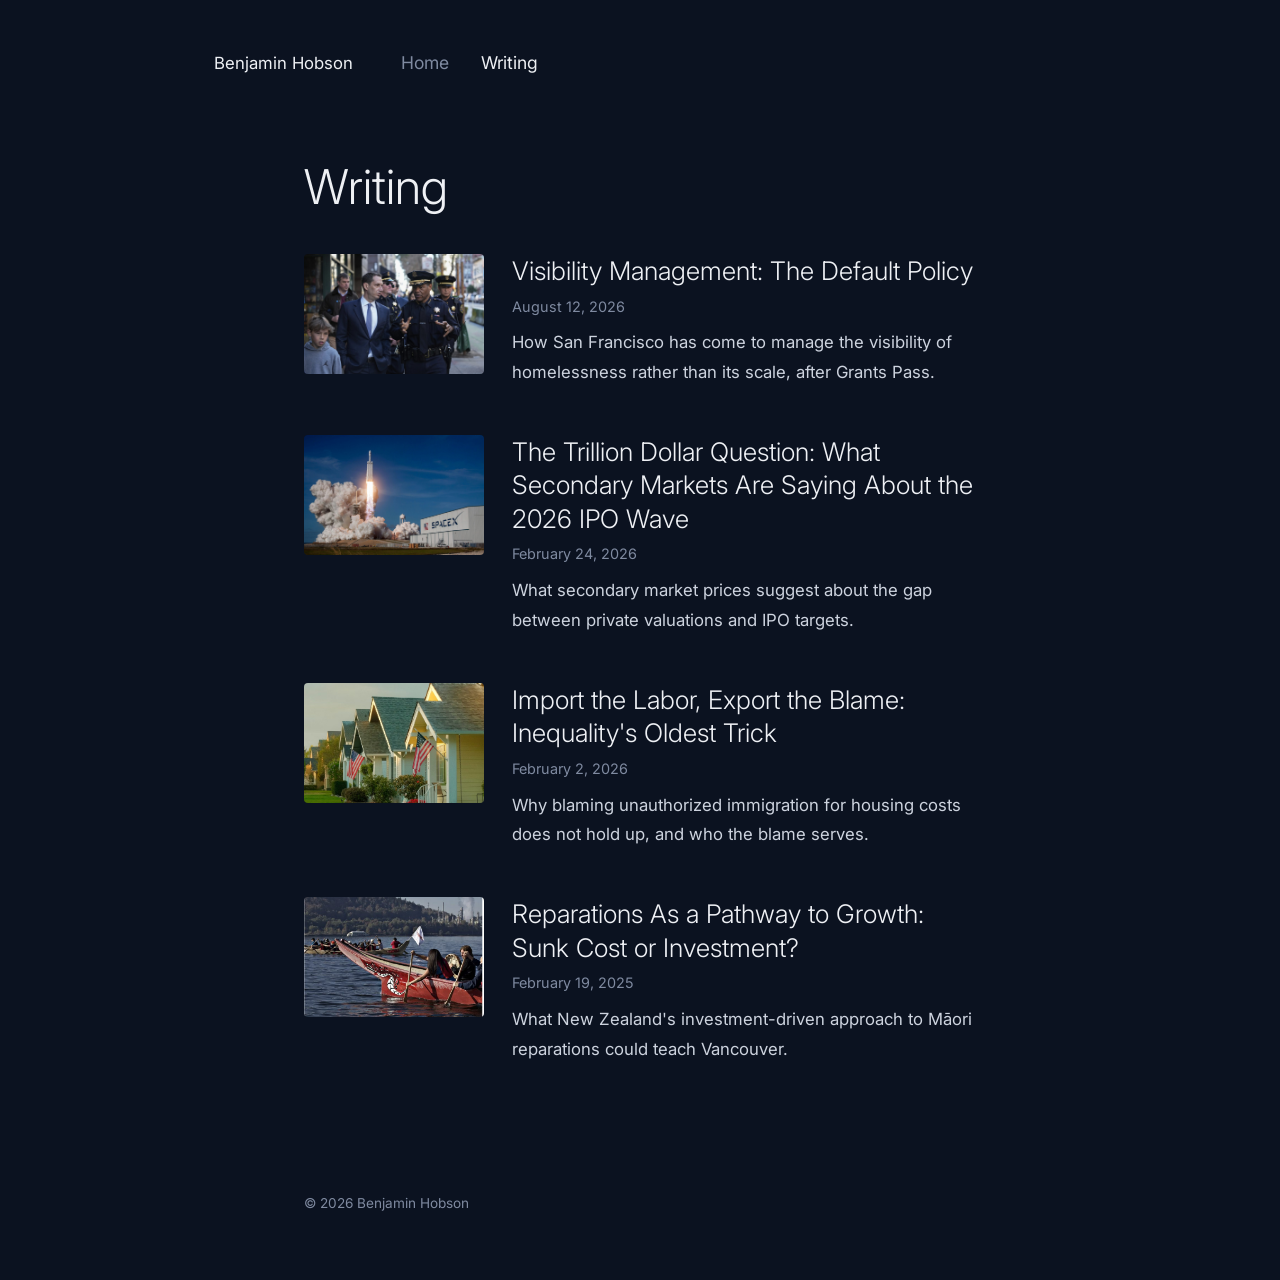
<file: writing.html>
<!DOCTYPE html>
<html lang="en">
<head>
<meta charset="UTF-8">
<meta name="viewport" content="width=device-width, initial-scale=1">
<title>Writing | Benjamin Hobson</title>
<meta name="description" content="Benjamin Hobson, economics student at the University of British Columbia. Writing and research.">
<meta property="og:title" content="Benjamin Hobson">
<meta property="og:description" content="Benjamin Hobson, economics student at the University of British Columbia. Writing and research.">
<meta name="theme-color" content="#0b1220">
<link rel="preconnect" href="https://fonts.googleapis.com">
<link rel="preconnect" href="https://fonts.gstatic.com" crossorigin>
<link href="https://fonts.googleapis.com/css2?family=Inter:wght@300;400&display=swap" rel="stylesheet">
<link rel="icon" href="favicon.ico?v=2" sizes="any">
<link rel="icon" type="image/png" sizes="32x32" href="favicon-32x32.png?v=2">
<link rel="icon" type="image/png" sizes="16x16" href="favicon-16x16.png?v=2">
<link rel="apple-touch-icon" href="apple-touch-icon.png?v=2">
<link rel="stylesheet" href="style.css?v=5">
</head>
<body>
<header><div class="wrap"><a class="site" href="index.html">Benjamin Hobson</a><nav aria-label="Main"><a href="index.html">Home</a><a href="writing.html" aria-current="page">Writing</a></nav></div></header>
<main><div class="wrap">
<h1>Writing</h1>
<div class="entry"><a class="thumb" href="article4.html" tabindex="-1" aria-hidden="true"><img src="lurieimage.jpeg" alt="" loading="lazy"></a><div><div class="title"><a href="article4.html">Visibility Management: The Default Policy</a></div><div class="meta">August 12, 2026</div><p class="desc">How San Francisco has come to manage the visibility of homelessness rather than its scale, after Grants Pass.</p></div></div>
<div class="entry"><a class="thumb" href="article2.html" tabindex="-1" aria-hidden="true"><img src="spacex.jpg" alt="" loading="lazy"></a><div><div class="title"><a href="article2.html">The Trillion Dollar Question: What Secondary Markets Are Saying About the 2026 IPO Wave</a></div><div class="meta">February 24, 2026</div><p class="desc">What secondary market prices suggest about the gap between private valuations and IPO targets.</p></div></div>
<div class="entry"><a class="thumb" href="article1.html" tabindex="-1" aria-hidden="true"><img src="housing-image.jpg" alt="" loading="lazy"></a><div><div class="title"><a href="article1.html">Import the Labor, Export the Blame: Inequality's Oldest Trick</a></div><div class="meta">February 2, 2026</div><p class="desc">Why blaming unauthorized immigration for housing costs does not hold up, and who the blame serves.</p></div></div>
<div class="entry"><a class="thumb" href="article3.html" tabindex="-1" aria-hidden="true"><img src="reparationspic.jpeg" alt="" loading="lazy"></a><div><div class="title"><a href="article3.html">Reparations As a Pathway to Growth: Sunk Cost or Investment?</a></div><div class="meta">February 19, 2025</div><p class="desc">What New Zealand's investment-driven approach to Māori reparations could teach Vancouver.</p></div></div>
</div></main>
<footer><div class="wrap">&copy; 2026 Benjamin Hobson</div></footer>
</body>
</html>
</file>
<file: style.css>
:root{--bg:#0b1220;--text:#cdd3de;--strong:#eef0f4;--muted:#7f8aa0;--accent:#7da2d6;--line:#1b2740}
*{box-sizing:border-box;margin:0;padding:0}
html{background:var(--bg)}
body{font:400 1.05rem/1.75 Inter,system-ui,-apple-system,"Segoe UI",sans-serif;color:var(--text);-webkit-font-smoothing:antialiased}
.wrap{max-width:720px;margin:0 auto;padding:0 1.5rem}
header .wrap{max-width:900px;display:flex;flex-wrap:wrap;align-items:baseline;gap:.75rem 3rem;padding-top:3rem}
.site{color:var(--strong);text-decoration:none}
nav{display:flex;gap:2rem}
nav a{color:var(--muted);text-decoration:none;font-size:1.1rem}
nav a:hover,nav a[aria-current="page"]{color:var(--strong)}
main{padding:5rem 0 4rem}
h1{font-size:3rem;font-weight:300;line-height:1.15;color:var(--strong);margin-bottom:2.5rem}
h2{font-size:2rem;font-weight:300;line-height:1.2;color:var(--strong);margin:6rem 0 2rem}
p{margin-bottom:1.25rem}
.lead{font-size:1.35rem;font-weight:300;line-height:1.7}
a{color:inherit;text-decoration-color:var(--muted);text-underline-offset:4px}
a:hover{color:var(--accent);text-decoration-color:var(--accent)}
a:focus-visible{outline:2px solid var(--accent);outline-offset:3px;border-radius:2px}
.entry{display:grid;grid-template-columns:180px 1fr;gap:1.75rem;align-items:start;margin-bottom:3rem}
.thumb img{display:block;width:180px;height:120px;object-fit:cover;border-radius:4px}
.title{font-size:1.6rem;font-weight:300;line-height:1.3;color:var(--strong);margin-bottom:.4rem}
.title a{color:inherit;text-decoration:none}
.title a:hover{color:var(--accent)}
.meta{color:var(--muted);font-size:.9rem;margin-bottom:.6rem}
.desc{margin:0}
ul.plain{list-style:none}
ul.plain li{margin-bottom:.9rem}
.contact{display:flex;flex-wrap:wrap;gap:1.5rem;margin-top:1.5rem}
.about-card{display:grid;grid-template-columns:200px 1fr;gap:2.5rem;align-items:center}
.about-card .contact{margin-top:.5rem}
.portrait{display:block;width:200px;height:200px;object-fit:cover;border-radius:4px}
.more{margin-top:-1rem}
.intro{display:grid;grid-template-columns:1fr 220px;gap:3rem;align-items:center}
.intro h1{margin-bottom:1.5rem}
.intro .lead{margin:0}
.headshot{display:block;width:220px;height:275px;object-fit:cover;border-radius:4px}
footer{padding:1rem 0 4rem;color:var(--muted);font-size:.85rem}
/* Article pages */
.post h1{font-size:2.5rem;margin-bottom:1.25rem}
.post .byline{color:var(--muted);font-size:.9rem;margin:0}
.post .byline:last-of-type{margin-bottom:2.5rem}
.post .body,.post>p{font-size:1.1rem;line-height:1.8}
.post h2{font-size:1.6rem;margin:3rem 0 1rem}
.post img{display:block;width:100%;max-height:420px;object-fit:cover;margin:2rem 0 .5rem}
.post .caption{color:var(--muted);font-size:.85rem;margin-bottom:2rem}
.post .disclaimer{color:var(--muted);font-size:.9rem;border-top:1px solid var(--line);padding-top:1.25rem;margin-top:2rem}
@media(max-width:560px){.intro{grid-template-columns:1fr;gap:2rem}.headshot{order:-1;width:160px;height:200px}.entry{grid-template-columns:1fr;gap:1rem}.thumb img{width:100%;height:180px}.about-card{grid-template-columns:1fr;gap:1.5rem}h1{font-size:2.2rem}.post h1{font-size:2rem}.lead{font-size:1.15rem}h2{font-size:1.6rem;margin-top:4.5rem}main{padding-top:3.5rem}header .wrap{padding-top:2rem}}
</file>
